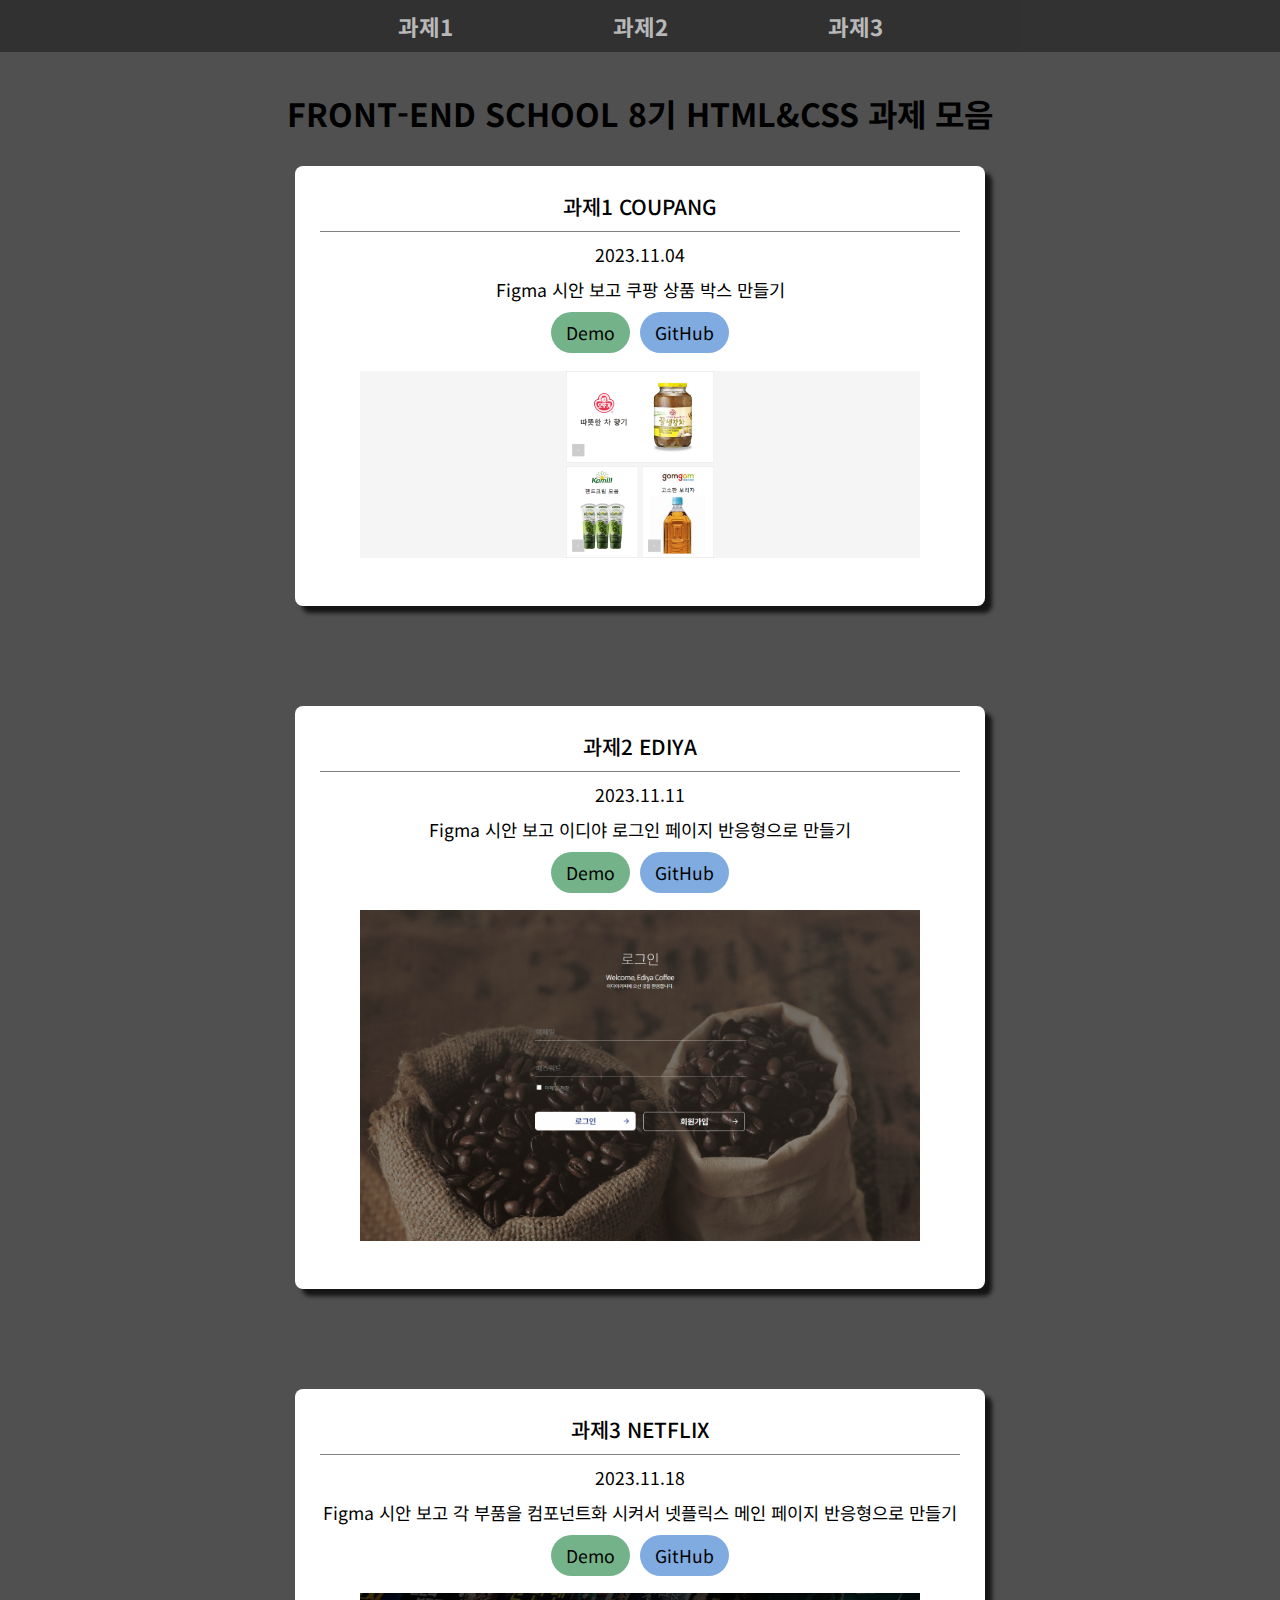
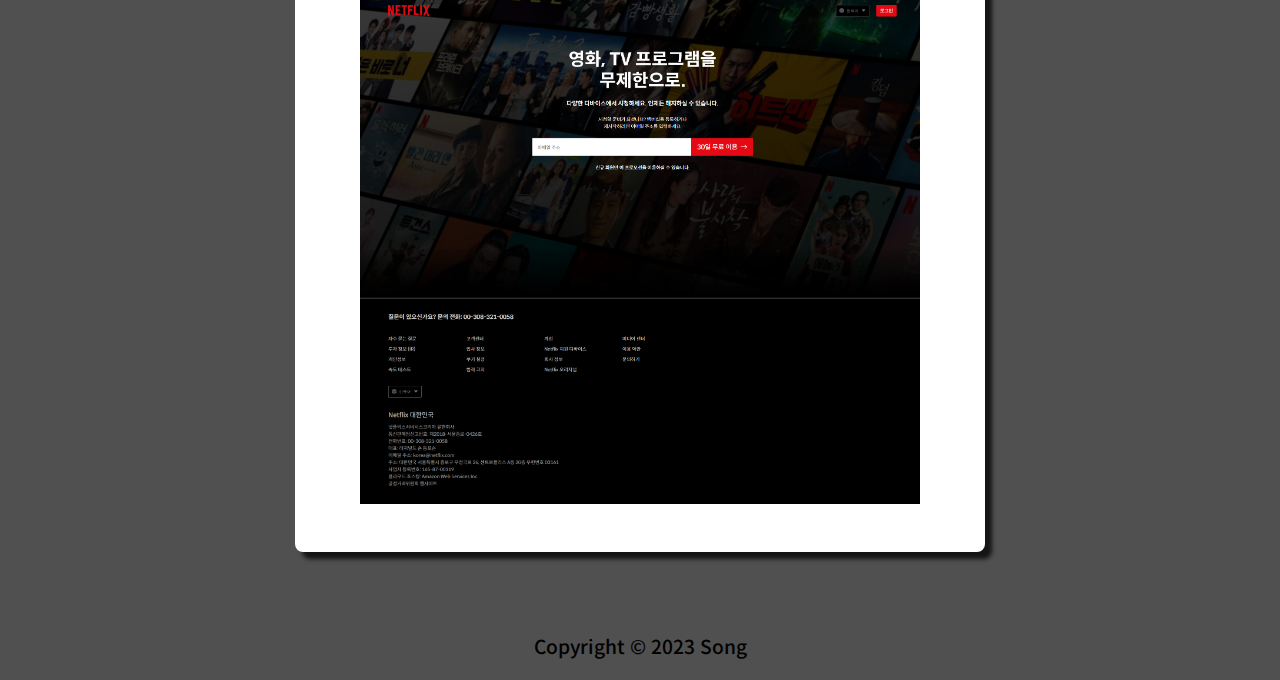
<file: index.html>
<!DOCTYPE html>
<html lang="ko-KR">

<head>
   <meta charset="UTF-8">
   <meta name="viewport" content="width=device-width, initial-scale=1.0">
   <title>FRONT-END SCHOOL 8기</title>
   <link rel="preconnect" href="https://fonts.googleapis.com">
   <link rel="preconnect" href="https://fonts.gstatic.com" crossorigin>
   <link
      href="https://fonts.googleapis.com/css2?family=Noto+Sans+KR:wght@100;200;300;400;500;600;700;800;900&display=swap"
      rel="stylesheet">
   <link rel="stylesheet" href="./style/main.css">
</head>

<body>
   <header class="header">
      <nav class="nav">
         <ul>
            <li class="nav_list">
               <a href="#content1" title="과제1 부분으로 이동">과제1</a>
            </li>
            <li class="nav_list">
               <a href="#content2" title="과제2 부분으로 이동">과제2</a>
            </li>
            <li class="nav_list">
               <a href="#content3" title="과제3 부분으로 이동">과제3</a>
            </li>
         </ul>
      </nav>
   </header>

   <main class="main">
      <div class="ment">
         <span>FRONT-END SCHOOL 8기</span> <span>HTML&CSS 과제 모음</span>
      </div>
      <section>
         <h2>과제 소개</h2>
         <div class="contents_container">
            <div class="content_item" id="content1">
               <p class="title">과제1 COUPANG</p>
               <div class="intro_wrapper">
                  <time datetime="2023-11-04">2023.11.04</time>
                  <p>Figma 시안 보고 쿠팡 상품 박스 만들기</p>
                  <div class="link_wrapper">
                     <a href="./mission1/mission-1.html" target="_blank" title="과제1 데모 페이지">Demo</a>
                     <a href="https://github.com/HyunKyu-Song/home-work/tree/main/mission-01" target="_blank"
                        title="과제1 깃허브 페이지">GitHub</a>
                  </div>
               </div>
               <figure>
                  <img src="./assets/images/mission_1.PNG" alt="과제1 결과물 사진">
                  <figcaption>과제1 결과물 사진</figcaption>
               </figure>
            </div>
            <div class="content_item" id="content2">
               <p class="title">과제2 EDIYA</p>
               <div class="intro_wrapper">
                  <time datetime="2023-11-11">2023.11.11</time>
                  <p>Figma 시안 보고 이디야 로그인 페이지 반응형으로 만들기</p>
                  <div class="link_wrapper">
                     <a href="./mission2/mission-02.html" target="_blank" title="과제2 데모 페이지">Demo</a>
                     <a href="https://github.com/HyunKyu-Song/home-work/tree/main/mission-02" target="_blank"
                        title="과제2 깃허브 페이지">GitHub</a>
                  </div>
               </div>
               <figure>
                  <img src="./assets/images/mission_2.PNG" alt="과제2 결과물 사진">
                  <figcaption>과제2 결과물 사진</figcaption>
               </figure>
            </div>
            <div class="content_item" id="content3">
               <p class="title">과제3 NETFLIX</p>
               <div class="intro_wrapper">
                  <time datetime="2023-11-18">2023.11.18</time>
                  <p>Figma 시안 보고 각 부품을 컴포넌트화 시켜서 넷플릭스 메인 페이지 반응형으로 만들기</p>
                  <div class="link_wrapper">
                     <a href="./mission3/mission-03.html" target="_blank" title="과제3 데모 페이지">Demo</a>
                     <a href="https://github.com/HyunKyu-Song/home-work/tree/main/mission-03" target="_blank"
                        title="과제3 깃허브 페이지">GitHub</a>
                  </div>
               </div>
               <figure>
                  <img src="./assets/images/mission_3.PNG" alt="과제3 결과물 사진">
                  <figcaption>과제3 결과물 사진</figcaption>
               </figure>
            </div>
         </div>
      </section>
   </main>

   <footer class="footer">
      <span>Copyright &copy; 2023 Song</span>
   </footer>
</body>

</html>
</file>
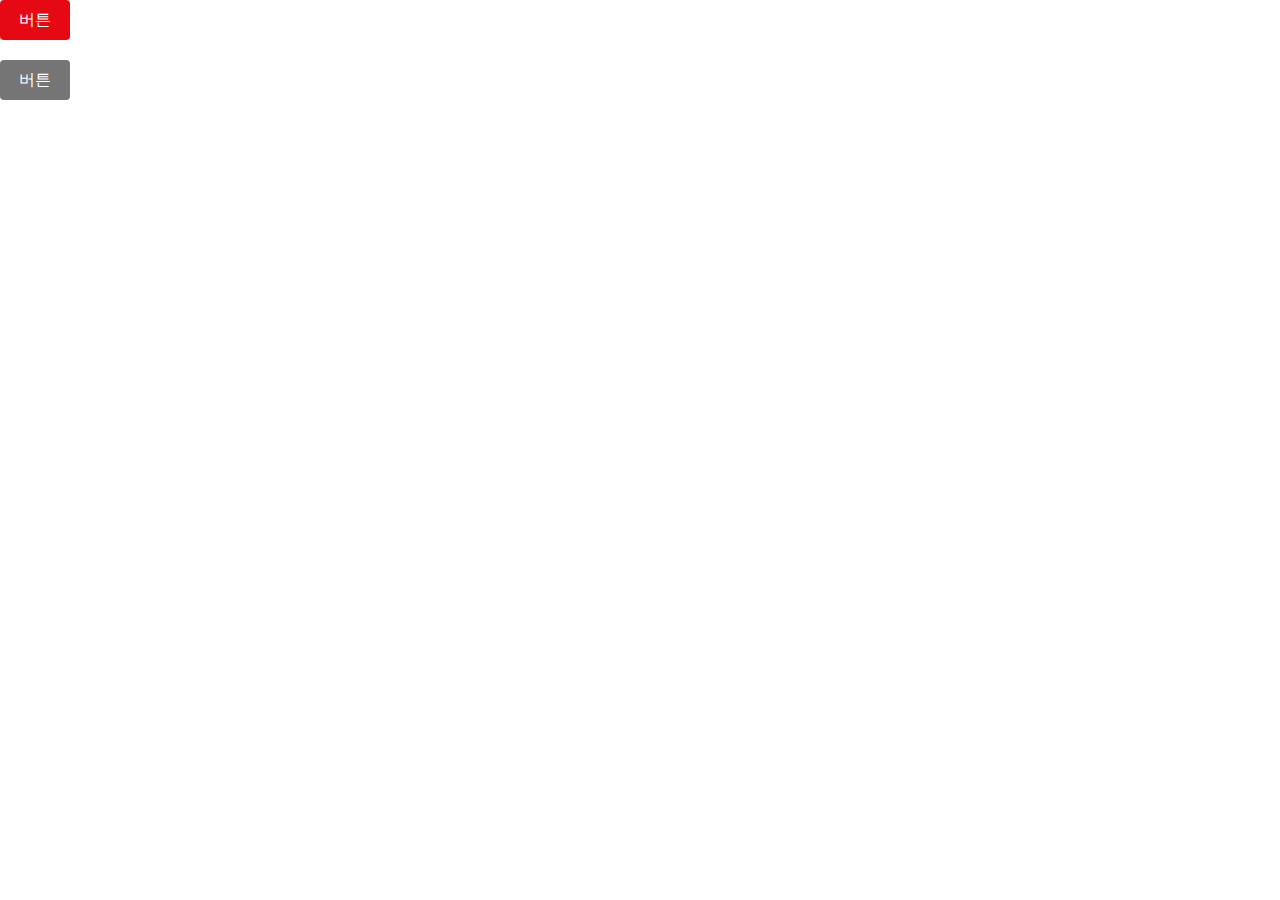
<file: mission3/components/button/index.html>
<!DOCTYPE html>
<html lang="ko-KR">

<head>
   <meta charset="UTF-8">
   <meta name="viewport" content="width=device-width, initial-scale=1.0">
   <title>버튼 컴포넌트</title>
   <link rel="stylesheet" href="./../../styles/components.css">
</head>

<body>
   <div class="btn_container">
      <!-- Normal -->
      <div>
         <button class="btn" type="button">버튼</button>
      </div>

      <!-- Disabled -->
      <div>
         <button class="btn btn_disabled" disabled type="button">버튼</button>
      </div>
   </div>

</body>

</html>
</file>
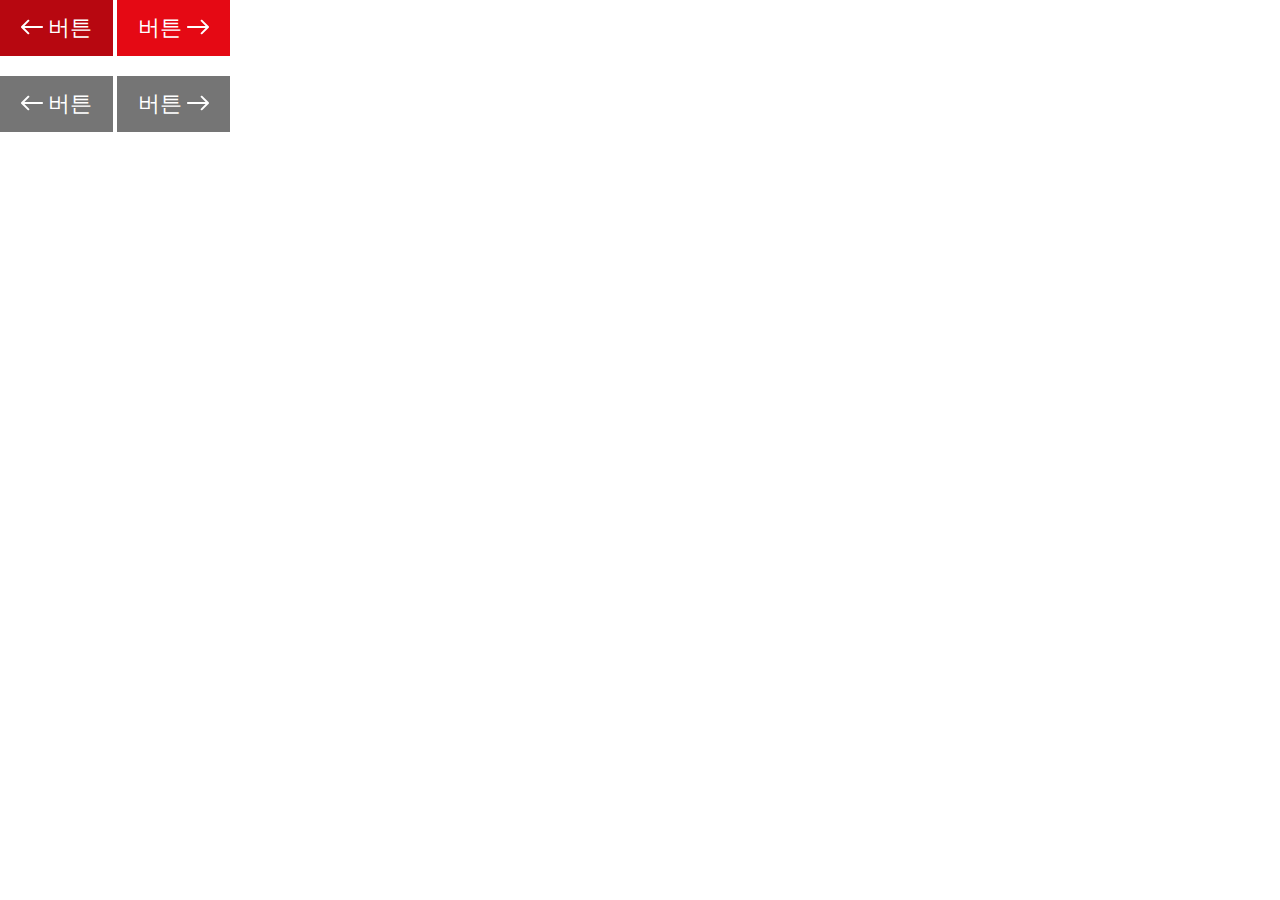
<file: mission3/components/button_arrow/index.html>
<!DOCTYPE html>
<html lang="ko-KR">

<head>
   <meta charset="UTF-8">
   <meta name="viewport" content="width=device-width, initial-scale=1.0">
   <title>버튼(방향) 컴포넌트</title>
   <!-- 상대경로로 components.css 연결 -->
   <link rel="stylesheet" href="./../../styles/components.css">
</head>

<body>
   <div class="btn_arrow_container">
      <!-- Normal -->
      <div>
         <button class="btn_arrow btn_arrow_normal_left" type="button">
            <svg width="22" height="16" viewBox="0 0 22 16" fill="none" xmlns="http://www.w3.org/2000/svg">
               <path id="Arrow (Stroke)" fill-rule="evenodd" clip-rule="evenodd"
                  d="M6.65685 0.928941L0.292892 7.2929C-0.0976315 7.68343 -0.0976315 8.31659 0.292892 8.70712L6.65685 15.0711C7.04738 15.4616 7.68054 15.4616 8.07107 15.0711C8.46159 14.6806 8.46159 14.0474 8.07107 13.6569L3.41421 9.00001H21C21.5523 9.00001 22 8.55229 22 8.00001C22 7.44772 21.5523 7.00001 21 7.00001H3.41421L8.07107 2.34315C8.46159 1.95263 8.46159 1.31947 8.07107 0.928941C7.68054 0.538416 7.04738 0.538416 6.65685 0.928941Z"
                  fill="white" />
            </svg>
            버튼</button>
         <button class="btn_arrow btn_arrow_normal_right" type="button">버튼
            <svg width="22" height="16" viewBox="0 0 22 16" fill="none" xmlns="http://www.w3.org/2000/svg">
               <path id="Arrow (Stroke)" fill-rule="evenodd" clip-rule="evenodd"
                  d="M15.3431 0.928941L21.7071 7.2929C22.0976 7.68343 22.0976 8.31659 21.7071 8.70712L15.3431 15.0711C14.9526 15.4616 14.3195 15.4616 13.9289 15.0711C13.5384 14.6806 13.5384 14.0474 13.9289 13.6569L18.5858 9.00001H1C0.447715 9.00001 0 8.55229 0 8.00001C0 7.44772 0.447715 7.00001 1 7.00001H18.5858L13.9289 2.34315C13.5384 1.95263 13.5384 1.31947 13.9289 0.928941C14.3195 0.538416 14.9526 0.538416 15.3431 0.928941Z"
                  fill="white" />
            </svg></button>
      </div>

      <!-- Disabled -->
      <div>
         <button class="btn_arrow btn_arrow_disabled_left" disabled type="button">
            <svg width="22" height="16" viewBox="0 0 22 16" fill="none" xmlns="http://www.w3.org/2000/svg">
               <path id="Arrow (Stroke)" fill-rule="evenodd" clip-rule="evenodd"
                  d="M6.65685 0.928941L0.292892 7.2929C-0.0976315 7.68343 -0.0976315 8.31659 0.292892 8.70712L6.65685 15.0711C7.04738 15.4616 7.68054 15.4616 8.07107 15.0711C8.46159 14.6806 8.46159 14.0474 8.07107 13.6569L3.41421 9.00001H21C21.5523 9.00001 22 8.55229 22 8.00001C22 7.44772 21.5523 7.00001 21 7.00001H3.41421L8.07107 2.34315C8.46159 1.95263 8.46159 1.31947 8.07107 0.928941C7.68054 0.538416 7.04738 0.538416 6.65685 0.928941Z"
                  fill="white" />
            </svg>
            버튼</button>
         <button class="btn_arrow btn_arrow_disabled_right" disabled type="button">버튼
            <svg width="22" height="16" viewBox="0 0 22 16" fill="none" xmlns="http://www.w3.org/2000/svg">
               <path id="Arrow (Stroke)" fill-rule="evenodd" clip-rule="evenodd"
                  d="M15.3431 0.928941L21.7071 7.2929C22.0976 7.68343 22.0976 8.31659 21.7071 8.70712L15.3431 15.0711C14.9526 15.4616 14.3195 15.4616 13.9289 15.0711C13.5384 14.6806 13.5384 14.0474 13.9289 13.6569L18.5858 9.00001H1C0.447715 9.00001 0 8.55229 0 8.00001C0 7.44772 0.447715 7.00001 1 7.00001H18.5858L13.9289 2.34315C13.5384 1.95263 13.5384 1.31947 13.9289 0.928941C14.3195 0.538416 14.9526 0.538416 15.3431 0.928941Z"
                  fill="white" />
            </svg></button>
      </div>
   </div>
</body>

</html>
</file>
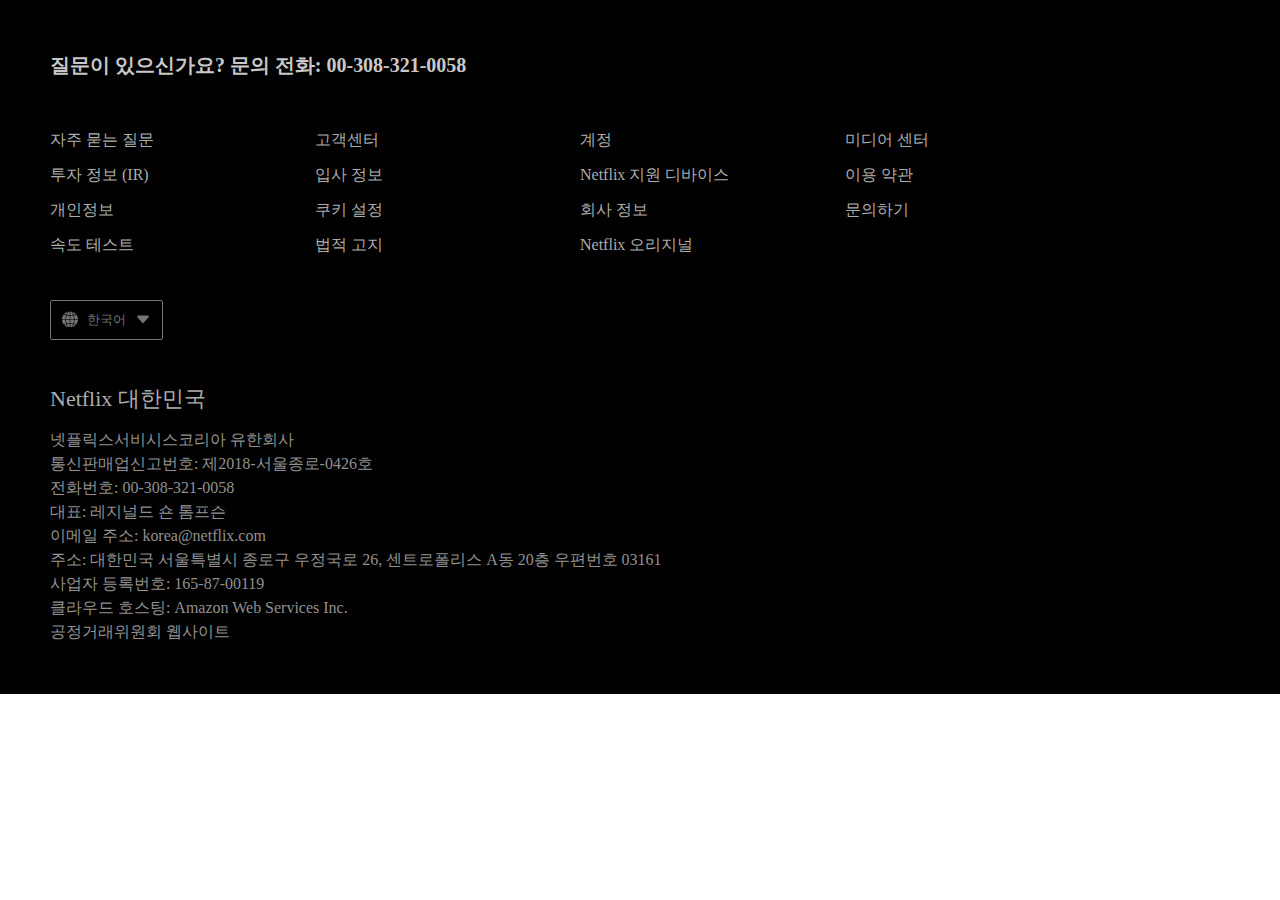
<file: mission3/components/footer/index.html>
<!DOCTYPE html>
<html lang="ko-KR">

<head>
   <meta charset="UTF-8">
   <meta name="viewport" content="width=device-width, initial-scale=1.0">
   <title>푸터 컴포넌트</title>
   <!-- 상대경로로 components.css 연결 -->
   <link rel="stylesheet" href="./../../styles/components.css">
</head>

<body>
   <div style="background-color: #000; padding: 50px;">
      <footer class="footer">

         <div role="none" class="footer_ask_wrapper">
            <!-- div가 아닌 다른 태그가 있을까? -->
            <div class="footer_ask">질문이 있으신가요&#63;</div>
            <div class="footer_ask">문의 전화&#58; <a href="tel: +82-0-308-321-0058">00-308-321-0058</a></div>
         </div>

         <div role="link" class="footer_nav">
            <a href="/">자주 묻는 질문</a>
            <a href="/">고객센터</a>
            <a href="/">계정</a>
            <a href="/">미디어 센터</a>
            <a href="/">투자 정보 &#40;<span lang="en-US">IR</span>&#41;</a>
            <a href="/">입사 정보</a>
            <a href="/"><span lang="en-US">Netflix</span> 지원 디바이스</a>
            <a href="/">이용 약관</a>
            <a href="/">개인정보</a>
            <a href="/">쿠키 설정</a>
            <a href="/">회사 정보</a>
            <a href="/">문의하기</a>
            <a href="/">속도 테스트</a>
            <a href="/">법적 고지</a>
            <a href="/"><span lang="en-US">Netflix</span> 오리지널</a>
         </div>

         <button class="select_btn" data-val="onOff">

            <ul>
               <li aria-hidden class="global_icon" data-val="onOff"></li>
               <li class="state_lang" data-val="onOff">한국어</li>
               <li aria-hidden class="select_down_icon" data-val="onOff"></li>
            </ul>

            <div class="select_lang hide_none">
               <div class="check_icon_wrapper">
                  <!-- span태그로 충분한가? -->
                  <span class="check_icon ko"></span>
                  <span class="check_icon en hide_hidden"></span>
               </div>

               <div role="list" class="lang">
                  <span role="listitem" class="lang_ko">한국어</span>
                  <span role="listitem" class="lang_en" lang="en-US">English</span>
               </div>
            </div>

         </button>

         <address class="footer_address">
            <!-- address 안에 태그들을 div로 작성해도 되는가? -->
            <div>Netflix 대한민국</div>
            <div>넷플릭스서비시스코리아 유한회사</div>
            <div>통신판매업신고번호: 제2018-서울종로-0426호</div>
            <div>전화번호: <a href="tel: +82-0-308-321-0058">00-308-321-0058</a></div>
            <div>대표: 레지널드 숀 톰프슨</div>
            <div>이메일 주소: <a href="mailto:korea@netflix.com">korea@netflix.com</a></div>
            <div>주소: 대한민국 서울특별시 종로구 우정국로 26, 센트로폴리스 A동 20층 우편번호 03161</div>
            <div>사업자 등록번호: 165-87-00119</div>
            <div>클라우드 호스팅: Amazon Web Services Inc.</div>
            <div>공정거래위원회 웹사이트</div>
         </address>

      </footer>
   </div>

   <script src="./../select/index.js"></script>
</body>

</html>
</file>
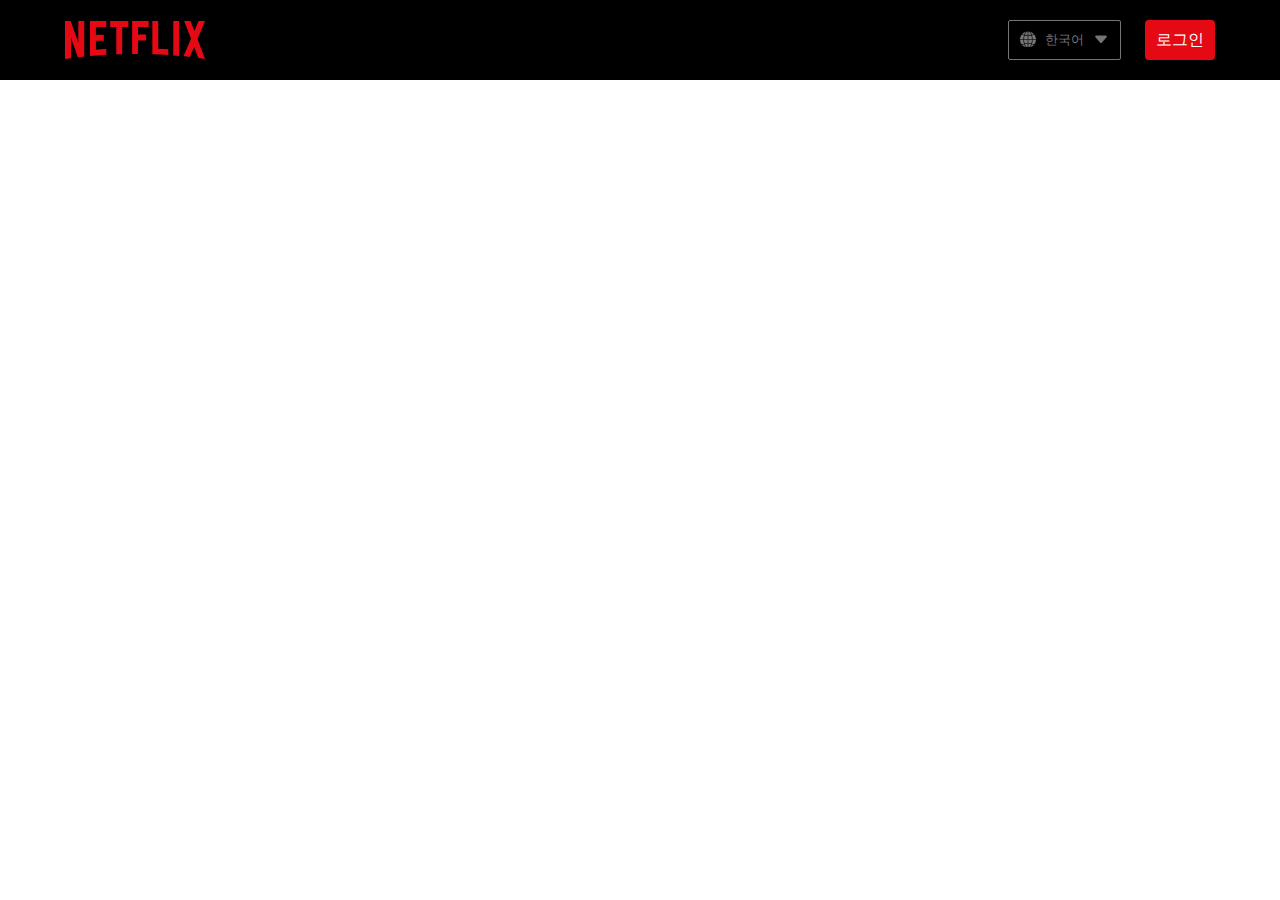
<file: mission3/components/header/index.html>
<!DOCTYPE html>
<html lang="ko-KR">

<head>
   <meta charset="UTF-8">
   <meta name="viewport" content="width=device-width, initial-scale=1.0">
   <title>헤더 컴포넌트</title>
   <!-- 상대경로로 components.css 연결 -->
   <link rel="stylesheet" href="./../../styles/components.css">
</head>

<body>
   <header class="header">
      <div role="none" class="header_inner">
         <a href="/" class="logo"></a>
         <div role="none" class="header_button_wrapper">
            <button class="select_btn" data-val="onOff">

               <ul>
                  <li aria-hidden class="global_icon" data-val="onOff"></li>
                  <li class="state_lang" data-val="onOff">한국어</li>
                  <li aria-hidden class="select_down_icon" data-val="onOff"></li>
               </ul>

               <div class="select_lang hide_none">
                  <div class="check_icon_wrapper">
                     <!-- span태그로 충분한가? -->
                     <span class="check_icon ko"></span>
                     <span class="check_icon en hide_hidden"></span>
                  </div>

                  <div role="list" class="lang">
                     <span role="listitem" class="lang_ko">한국어</span>
                     <span role="listitem" class="lang_en" lang="en-US">English</span>
                  </div>
               </div>

            </button>
            <button class="btn" type="button">로그인</button>
         </div>
      </div>
   </header>

   <script src="./../select/index.js"></script>
</body>

</html>
</file>
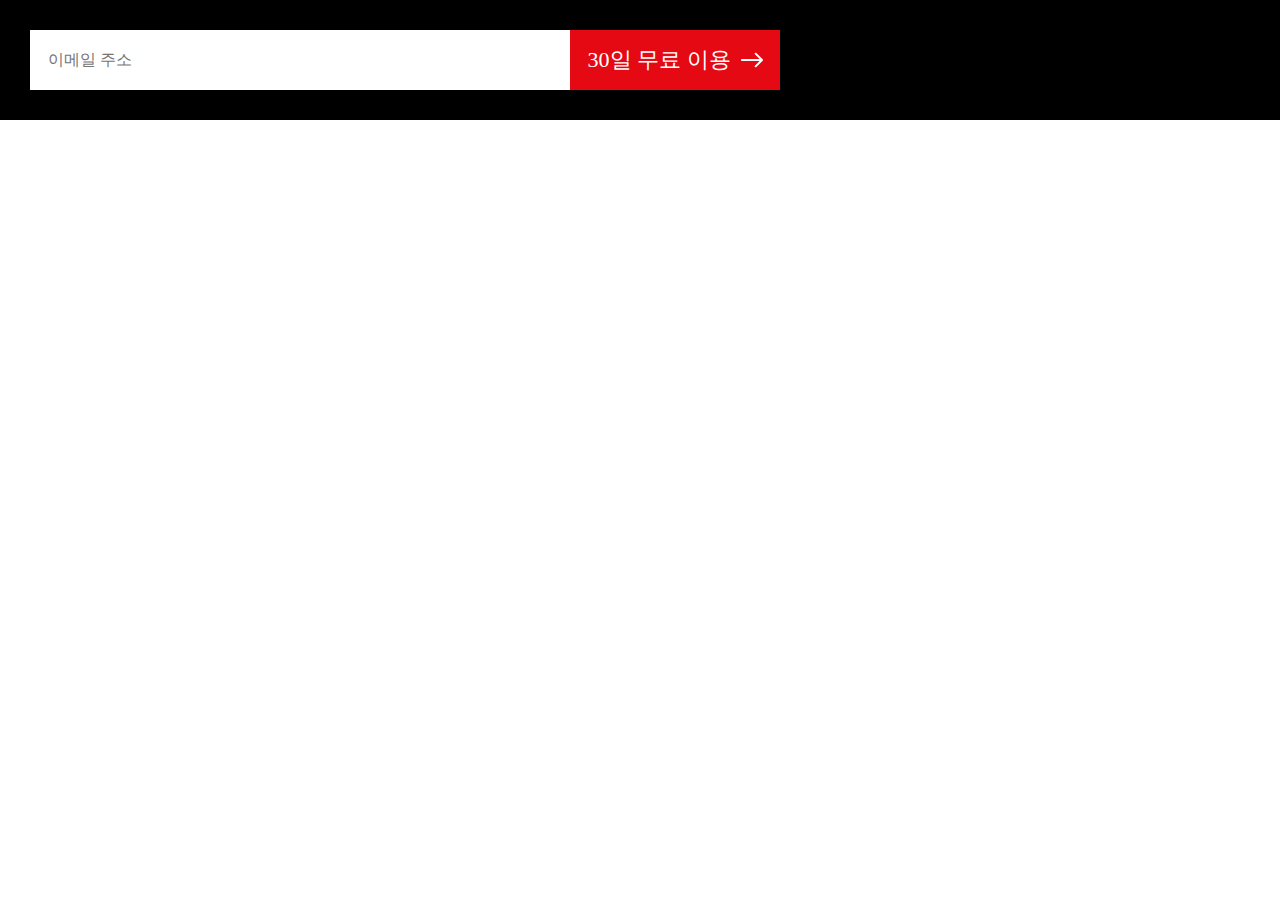
<file: mission3/components/input_email/index.html>
<!DOCTYPE html>
<html lang="ko-KR">

<head>
   <meta charset="UTF-8">
   <meta name="viewport" content="width=device-width, initial-scale=1.0">
   <title>이메일 컴포넌트</title>
   <!-- 상대경로로 components.css 연결 -->
   <link rel="stylesheet" href="./../../styles/components.css">
</head>

<body>
   <div style="background-color: #000; padding: 30px;">
      <div role="none" class="input_email_container">
         <label for="user_email" class="user_email_label">이메일 주소</label>
         <span role="alert" class="user_email_invalid">정확한 이메일 주소를 입력하세요.</span>
         <div role="none" class="input_email_wrapper">
            <input type="email" class="user_email" id="user_email" data-val="focus">
            <button class="btn_arrow btn_arrow_normal_right" type="button">30일 무료 이용
               <svg width="22" height="16" viewBox="0 0 22 16" fill="none" xmlns="http://www.w3.org/2000/svg">
                  <path id="Arrow (Stroke)" fill-rule="evenodd" clip-rule="evenodd"
                     d="M15.3431 0.928941L21.7071 7.2929C22.0976 7.68343 22.0976 8.31659 21.7071 8.70712L15.3431 15.0711C14.9526 15.4616 14.3195 15.4616 13.9289 15.0711C13.5384 14.6806 13.5384 14.0474 13.9289 13.6569L18.5858 9.00001H1C0.447715 9.00001 0 8.55229 0 8.00001C0 7.44772 0.447715 7.00001 1 7.00001H18.5858L13.9289 2.34315C13.5384 1.95263 13.5384 1.31947 13.9289 0.928941C14.3195 0.538416 14.9526 0.538416 15.3431 0.928941Z"
                     fill="white" />
               </svg>
            </button>
         </div>
      </div>
   </div>


   <script src="./index.js"></script>
</body>

</html>
</file>
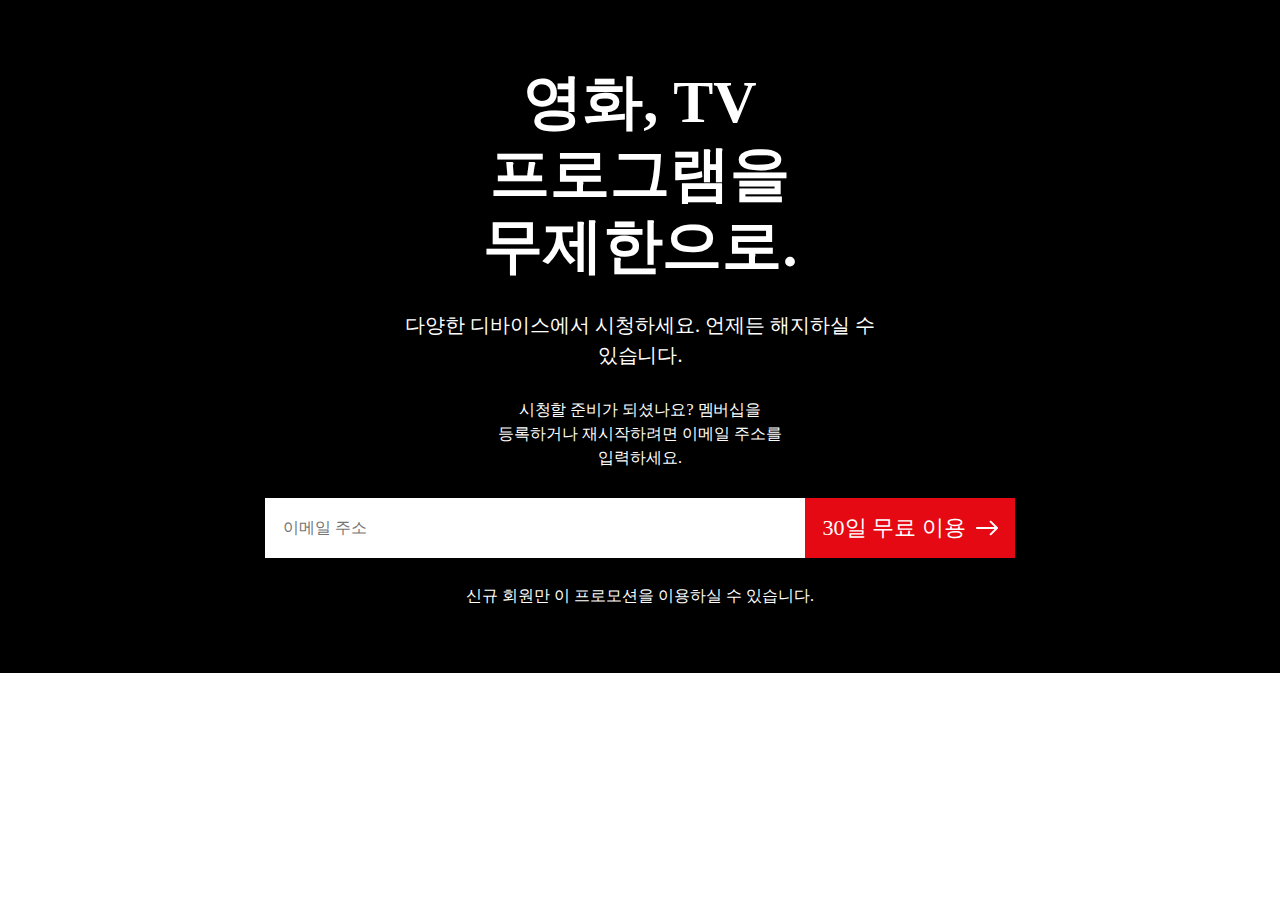
<file: mission3/components/promotion/index.html>
<!DOCTYPE html>
<html lang="ko-KR">

<head>
   <meta charset="UTF-8">
   <meta name="viewport" content="width=device-width, initial-scale=1.0">
   <title>홍보 컴포넌트</title>
   <!-- 상대경로로 components.css 연결 -->
   <link rel="stylesheet" href="./../../styles/components.css">
</head>

<body>
   <div style="background-color: #000; padding: 50px;">
      <ul class="promotion_container">
         <li>영화, TV 프로그램을 무제한으로.</li>
         <li>다양한 디바이스에서 시청하세요. 언제든 해지하실 수 있습니다.</li>
         <li>시청할 준비가 되셨나요? 멤버십을 등록하거나 재시작하려면 이메일 주소를 입력하세요.</li>
         <div role="none" class="input_email_container">
            <label for="user_email" class="user_email_label">이메일 주소</label>
            <span role="alert" class="user_email_invalid">정확한 이메일 주소를 입력하세요.</span>
            <div role="none" class="input_email_wrapper">
               <input type="email" class="user_email" id="user_email" data-val="focus">
               <button class="btn_arrow btn_arrow_normal_right" type="button">30일 무료 이용
                  <svg width="22" height="16" viewBox="0 0 22 16" fill="none" xmlns="http://www.w3.org/2000/svg">
                     <path id="Arrow (Stroke)" fill-rule="evenodd" clip-rule="evenodd"
                        d="M15.3431 0.928941L21.7071 7.2929C22.0976 7.68343 22.0976 8.31659 21.7071 8.70712L15.3431 15.0711C14.9526 15.4616 14.3195 15.4616 13.9289 15.0711C13.5384 14.6806 13.5384 14.0474 13.9289 13.6569L18.5858 9.00001H1C0.447715 9.00001 0 8.55229 0 8.00001C0 7.44772 0.447715 7.00001 1 7.00001H18.5858L13.9289 2.34315C13.5384 1.95263 13.5384 1.31947 13.9289 0.928941C14.3195 0.538416 14.9526 0.538416 15.3431 0.928941Z"
                        fill="white" />
                  </svg>
               </button>
            </div>
         </div>
         <li>신규 회원만 이 프로모션을 이용하실 수 있습니다.</li>
      </ul>
   </div>

   <script src="./../input_email/index.js"></script>
</body>

</html>
</file>
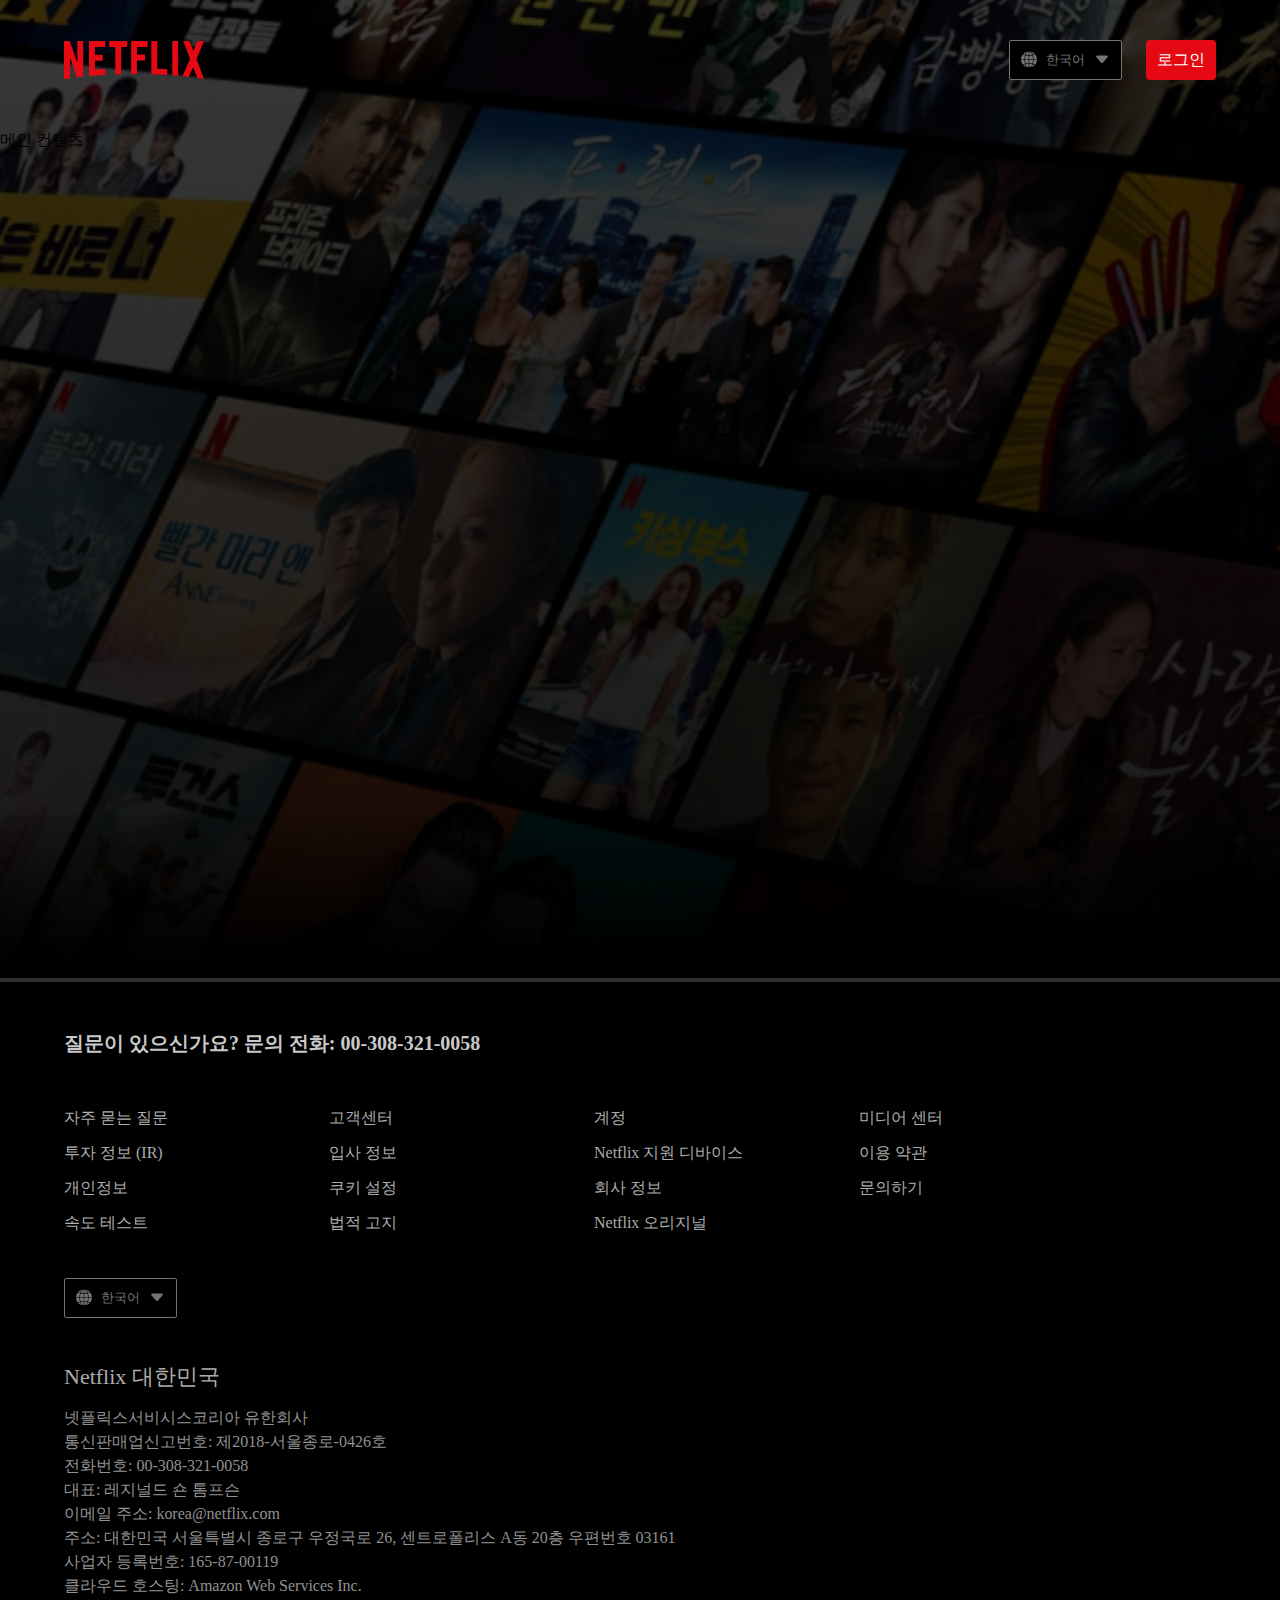
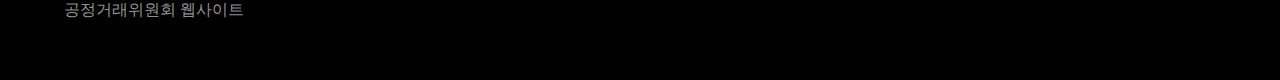
<file: mission3/components/template/index.html>
<!DOCTYPE html>
<html lang="ko-KR">

<head>
   <meta charset="UTF-8">
   <meta name="viewport" content="width=device-width, initial-scale=1.0">
   <title>템플릿 컴포넌트</title>
   <!-- 상대경로로 components.css 연결 -->
   <link rel="stylesheet" href="./../../styles/components.css">
</head>

<body>
   <div class="template_container">
      <header class="header">
         <div role="none" class="header_inner">
            <a href="/" class="logo"></a>
            <div role="none" class="header_button_wrapper">
               <button class="select_btn" data-val="onOff">

                  <ul>
                     <li aria-hidden class="global_icon" data-val="onOff"></li>
                     <li class="state_lang" data-val="onOff">한국어</li>
                     <li aria-hidden class="select_down_icon" data-val="onOff"></li>
                  </ul>

                  <div class="select_lang hide_none">
                     <div class="check_icon_wrapper">
                        <!-- span태그로 충분한가? -->
                        <span class="check_icon ko"></span>
                        <span class="check_icon en hide_hidden"></span>
                     </div>

                     <div role="list" class="lang">
                        <span role="listitem" class="lang_ko">한국어</span>
                        <span role="listitem" class="lang_en" lang="en-US">English</span>
                     </div>
                  </div>

               </button>
               <button class="btn" type="button">로그인</button>
            </div>
         </div>
      </header>
      <main class="main">메인 컨텐츠</main>
      <div role="none" class="divider"></div>
      <footer class="footer">

         <div role="none" class="footer_ask_wrapper">
            <!-- div가 아닌 다른 태그가 있을까? -->
            <div class="footer_ask">질문이 있으신가요&#63;</div>
            <div class="footer_ask">문의 전화&#58; <a href="tel: +82-0-308-321-0058">00-308-321-0058</a></div>
         </div>

         <div role="link" class="footer_nav">
            <a href="/">자주 묻는 질문</a>
            <a href="/">고객센터</a>
            <a href="/">계정</a>
            <a href="/">미디어 센터</a>
            <a href="/">투자 정보 &#40;<span lang="en-US">IR</span>&#41;</a>
            <a href="/">입사 정보</a>
            <a href="/"><span lang="en-US">Netflix</span> 지원 디바이스</a>
            <a href="/">이용 약관</a>
            <a href="/">개인정보</a>
            <a href="/">쿠키 설정</a>
            <a href="/">회사 정보</a>
            <a href="/">문의하기</a>
            <a href="/">속도 테스트</a>
            <a href="/">법적 고지</a>
            <a href="/"><span lang="en-US">Netflix</span> 오리지널</a>
         </div>

         <button class="select_btn" data-val="onOff">

            <ul>
               <li aria-hidden class="global_icon" data-val="onOff"></li>
               <li class="state_lang" data-val="onOff">한국어</li>
               <li aria-hidden class="select_down_icon" data-val="onOff"></li>
            </ul>

            <div class="select_lang hide_none">
               <div class="check_icon_wrapper">
                  <!-- span태그로 충분한가? -->
                  <span class="check_icon ko"></span>
                  <span class="check_icon en hide_hidden"></span>
               </div>

               <div role="list" class="lang">
                  <span role="listitem" class="lang_ko">한국어</span>
                  <span role="listitem" class="lang_en" lang="en-US">English</span>
               </div>
            </div>

         </button>

         <address class="footer_address">
            <!-- address 안에 태그들을 div로 작성해도 되는가? -->
            <div>Netflix 대한민국</div>
            <div>넷플릭스서비시스코리아 유한회사</div>
            <div>통신판매업신고번호: 제2018-서울종로-0426호</div>
            <div>전화번호: <a href="tel: +82-0-308-321-0058">00-308-321-0058</a></div>
            <div>대표: 레지널드 숀 톰프슨</div>
            <div>이메일 주소: <a href="mailto:korea@netflix.com">korea@netflix.com</a></div>
            <div>주소: 대한민국 서울특별시 종로구 우정국로 26, 센트로폴리스 A동 20층 우편번호 03161</div>
            <div>사업자 등록번호: 165-87-00119</div>
            <div>클라우드 호스팅: Amazon Web Services Inc.</div>
            <div>공정거래위원회 웹사이트</div>
         </address>

      </footer>
   </div>

   <script src="./../select/index.js"></script>
</body>

</html>
</file>
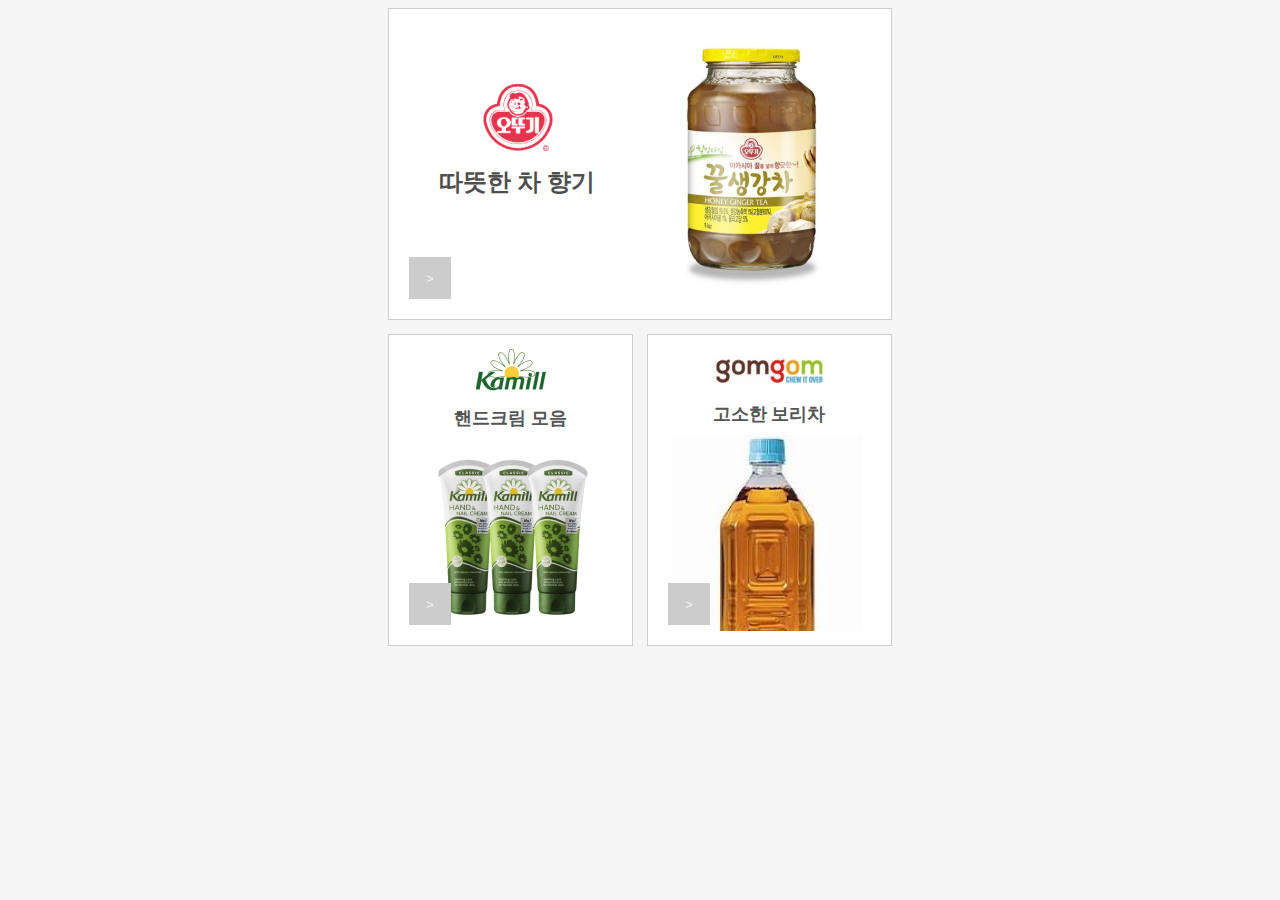
<file: mission1/mission-1.html>
<!DOCTYPE html>
<html lang="ko">

<head>
   <meta charset="UTF-8">
   <meta name="viewport" content="width=device-width, initial-scale=1.0">
   <link rel="stylesheet" href="./mission-1.css">
   <title>mission-1</title>
</head>

<body>
   <main>
      <div class="ui_1">
         <div class="wrapper">
            <img src="./images/honeytea_logo.png" alt="오뚜기" class="honeyTea_logo">
            <p class="descrpition_honeyTea">따뜻한 차 향기</p>
         </div>
         <img src="./images/honeytea.png" alt="꿀생강차" class="honeyTea_img">
         <button class="btn" type="button"><span class="btn_icon">></span></button>
         <button class="btn_buy" type="button">
            <span class="descrpition_buy">구매하기</span>
            <span class="btn_icon">></span>
         </button>
      </div>


      <div class="ui_wrapper">
         <div class="ui_2">
            <div>
               <img src="./images/handcream_logo.png" alt="Kamill" class="handcream_logo">
            </div>
            <p class="descrpition_handcream">핸드크림 모음</p>
            <div>
               <img src="./images/handcream.png" alt="핸드크림" class="handcream_img">
            </div>
            <button class="btn" type="button"><span class="btn_icon">></span></button>
            <button class="btn_buy" type="button">
               <span class="descrpition_buy">구매하기</span>
               <span class="btn_icon">></span>
            </button>
         </div>

         <div class="ui_3">
            <img src="./images/tea_logo.png" alt="gomgom" class="tea_logo">
            <p class="descrpition_tea">고소한 보리차</p>
            <img src="./images/tea.png" alt="보리차" class="tea_img">
            <button class="btn" type="button"><span class="btn_icon">></span></button>
            <button class="btn_buy" type="button">
               <span class="descrpition_buy">구매하기</span>
               <span class="btn_icon">></span>
            </button>
         </div>
      </div>

   </main>
</body>

</html>
</file>
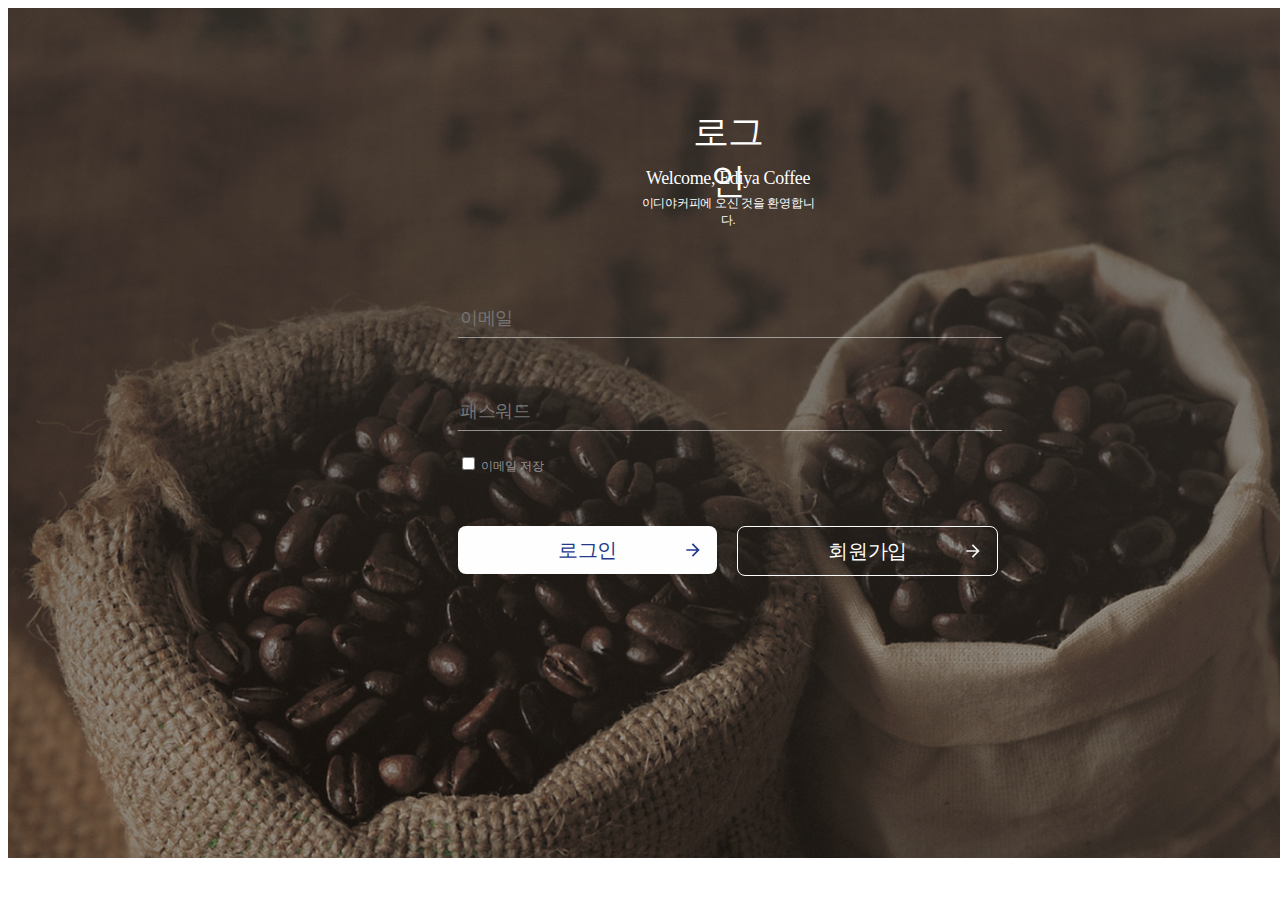
<file: mission2/mission-02.html>
<!DOCTYPE html>
<html lang="ko-KR">

<head>
   <meta charset="UTF-8">
   <meta name="viewport" content="width=device-width, initial-scale=1.0">
   <title>mission-02</title>
   <link href='//spoqa.github.io/spoqa-han-sans/css/SpoqaHanSansNeo.css' rel='stylesheet' type='text/css'>
   <link rel="stylesheet" href="./mission-02.css">
</head>

<body>
   <section class="signIn_container">
      <h2 class="signIn_title">로그인</h2>
      <p class="sub_ment_en" lang="en">welcome, ediya coffee</p>
      <p class="sub_ment_ko">이디야커피에 오신 것을 환영합니다.</p>
      <form action="/" method="post">
         <fieldset>
            <legend>로그인</legend>

            <div class="input_container">

               <div class="user_email">
                  <label for="user_email" class="user_email_label"></label>
                  <input type="email" id="user_email" placeholder="이메일" required>
                  <p class="email_invalid_ment">이메일 입력 방법이 잘못되었습니다. (예: user@domain.com)</p>
                  <svg class="email_valid" aria-label="이메일 입력 성공" xmlns="http://www.w3.org/2000/svg" width="16"
                     height="16" viewBox="0 0 16 16" fill="none">
                     <g clip-path="url(#clip0_6334_2974)">
                        <path
                           d="M7.99998 1.33334C4.31998 1.33334 1.33331 4.32001 1.33331 8.00001C1.33331 11.68 4.31998 14.6667 7.99998 14.6667C11.68 14.6667 14.6666 11.68 14.6666 8.00001C14.6666 4.32001 11.68 1.33334 7.99998 1.33334ZM6.66665 11.3333L3.33331 8.00001L4.27331 7.06001L6.66665 9.44668L11.7266 4.38668L12.6666 5.33334L6.66665 11.3333Z"
                           fill="#FEFEFE" />
                     </g>
                     <defs>
                        <clipPath id="clip0_6334_2974">
                           <rect width="16" height="16" fill="white" />
                        </clipPath>
                     </defs>
                  </svg>
                  <svg class="email_invalid" aria-label="잘못된 이메일 입력 방법을 사용" xmlns="http://www.w3.org/2000/svg"
                     width="16" height="16" viewBox="0 0 16 16" fill="none">
                     <g clip-path="url(#clip0_6341_2993)">
                        <path
                           d="M0.444458 14.2222H15.5556L8.00001 1.33334L0.444458 14.2222ZM8.44446 12H7.55557V11.1111H8.44446V12ZM8.44446 9.77779H7.55557V6.66668H8.44446V9.77779Z"
                           fill="#FEFEFE" />
                     </g>
                     <defs>
                        <clipPath id="clip0_6341_2993">
                           <rect width="16" height="16" fill="white" />
                        </clipPath>
                     </defs>
                  </svg>
               </div>

               <div class="user_pw">
                  <label for="user_pw" class="user_email_pw"></label>
                  <input type="password" id="user_pw" placeholder="패스워드" required>
                  <p class="pw_invalid_ment">패스워드는 숫자, 영어 조합 6자 이상 입력해야 합니다.</p>
                  <svg class="pw_valid" aria-label="패스워드 입력 성공" xmlns="http://www.w3.org/2000/svg" width="16"
                     height="16" viewBox="0 0 16 16" fill="none">
                     <g clip-path="url(#clip0_6334_2974)">
                        <path
                           d="M7.99998 1.33334C4.31998 1.33334 1.33331 4.32001 1.33331 8.00001C1.33331 11.68 4.31998 14.6667 7.99998 14.6667C11.68 14.6667 14.6666 11.68 14.6666 8.00001C14.6666 4.32001 11.68 1.33334 7.99998 1.33334ZM6.66665 11.3333L3.33331 8.00001L4.27331 7.06001L6.66665 9.44668L11.7266 4.38668L12.6666 5.33334L6.66665 11.3333Z"
                           fill="#FEFEFE" />
                     </g>
                     <defs>
                        <clipPath id="clip0_6334_2974">
                           <rect width="16" height="16" fill="white" />
                        </clipPath>
                     </defs>
                  </svg>
                  <svg class="pw_invalid" aria-label="잘못된 패스워드 입력 방법을 사용" xmlns="http://www.w3.org/2000/svg" width="16"
                     height="16" viewBox="0 0 16 16" fill="none">
                     <g clip-path="url(#clip0_6341_2993)">
                        <path
                           d="M0.444458 14.2222H15.5556L8.00001 1.33334L0.444458 14.2222ZM8.44446 12H7.55557V11.1111H8.44446V12ZM8.44446 9.77779H7.55557V6.66668H8.44446V9.77779Z"
                           fill="#FEFEFE" />
                     </g>
                     <defs>
                        <clipPath id="clip0_6341_2993">
                           <rect width="16" height="16" fill="white" />
                        </clipPath>
                     </defs>
                  </svg>
                  <button class="pw_hidden" type="button">
                     <svg aria-label="입력한 패스워드 못 알아보게 표시" xmlns="http://www.w3.org/2000/svg" width="16" height="16"
                        viewBox="0 0 16 16" fill="none">
                        <g clip-path="url(#clip0_6334_2968)">
                           <path
                              d="M8.00002 3C4.66669 3 1.82002 5.07333 0.666687 8C1.82002 10.9267 4.66669 13 8.00002 13C11.3334 13 14.18 10.9267 15.3334 8C14.18 5.07333 11.3334 3 8.00002 3ZM8.00002 11.3333C6.16002 11.3333 4.66669 9.84 4.66669 8C4.66669 6.16 6.16002 4.66667 8.00002 4.66667C9.84002 4.66667 11.3334 6.16 11.3334 8C11.3334 9.84 9.84002 11.3333 8.00002 11.3333ZM8.00002 6C6.89335 6 6.00002 6.89333 6.00002 8C6.00002 9.10667 6.89335 10 8.00002 10C9.10669 10 10 9.10667 10 8C10 6.89333 9.10669 6 8.00002 6Z"
                              fill="#FEFEFE" />
                        </g>
                        <defs>
                           <clipPath id="clip0_6334_2968">
                              <rect width="16" height="16" fill="white" />
                           </clipPath>
                        </defs>
                     </svg>
                  </button>
                  <button class="pw_visible" type="button">
                     <svg aria-label="입력한 패스워드 알아볼 수 있게 표시" xmlns="http://www.w3.org/2000/svg" width="16" height="16"
                        viewBox="0 0 16 16" fill="none">
                        <g clip-path="url(#clip0_6345_3000)">
                           <path
                              d="M8.00002 4.66667C9.84002 4.66667 11.3334 6.16 11.3334 8C11.3334 8.43 11.2467 8.84 11.0967 9.21667L13.0467 11.1667C14.0534 10.3267 14.8467 9.24 15.3367 8C14.18 5.07333 11.3367 3 8.00002 3C7.06669 3 6.17335 3.16667 5.34335 3.46667L6.78335 4.90333C7.16002 4.75667 7.57002 4.66667 8.00002 4.66667V4.66667ZM1.33335 2.85L2.85335 4.37L3.15669 4.67333C2.05669 5.53333 1.18669 6.67667 0.666687 8C1.82002 10.9267 4.66669 13 8.00002 13C9.03335 13 10.02 12.8 10.9234 12.4367L11.2067 12.72L13.15 14.6667L14 13.82L2.18335 2L1.33335 2.85ZM5.02002 6.53333L6.05002 7.56333C6.02002 7.70667 6.00002 7.85 6.00002 8C6.00002 9.10333 6.89669 10 8.00002 10C8.15002 10 8.29335 9.98 8.43335 9.95L9.46335 10.98C9.02002 11.2 8.52669 11.3333 8.00002 11.3333C6.16002 11.3333 4.66669 9.84 4.66669 8C4.66669 7.47333 4.80002 6.98 5.02002 6.53333ZM7.89002 6.01L9.99002 8.11L10 8C10 6.89667 9.10335 6 8.00002 6L7.89002 6.01Z"
                              fill="#FEFEFE" />
                        </g>
                        <defs>
                           <clipPath id="clip0_6345_3000">
                              <rect width="16" height="16" fill="white" />
                           </clipPath>
                        </defs>
                     </svg>
                  </button>
               </div>

               <div class="email_save">
                  <input type="checkbox" id="check">
                  <label for="check">이메일 저장</label>
               </div>

            </div>

            <div class="btn_container">
               <button class="signIn_btn" type="submit">로그인
                  <svg width="20" height="20" viewBox="0 0 20 20" fill="none" xmlns="http://www.w3.org/2000/svg">
                     <g id="&#236;&#149;&#132;&#236;&#157;&#180;&#236;&#189;&#152; / &#237;&#153;&#148;&#236;&#130;&#180;&#237;&#145;&#156;"
                        clip-path="url(#clip0_6314_3605)">
                        <path id="Vector"
                           d="M10 3.33331L8.82223 4.51109L13.4778 9.16665H3.33334V10.8333H13.4778L8.82223 15.4889L10 16.6666L16.6667 9.99998L10 3.33331Z"
                           fill="#24388D" />
                     </g>
                     <defs>
                        <clipPath id="clip0_6314_3605">
                           <rect width="20" height="20" fill="white" />
                        </clipPath>
                     </defs>
                  </svg>
               </button>
               <div role="link" class="signUp_btn">
                  <a href="/">회원가입
                     <svg width="20" height="20" viewBox="0 0 20 20" fill="none" xmlns="http://www.w3.org/2000/svg">
                        <g id="&#236;&#149;&#132;&#236;&#157;&#180;&#236;&#189;&#152; / &#237;&#153;&#148;&#236;&#130;&#180;&#237;&#145;&#156;"
                           clip-path="url(#clip0_6314_3536)">
                           <path id="Vector"
                              d="M9.99998 3.33331L8.8222 4.51109L13.4778 9.16665H3.33331V10.8333H13.4778L8.8222 15.4889L9.99998 16.6666L16.6666 9.99998L9.99998 3.33331Z"
                              fill="#F5F5F5" />
                        </g>
                        <defs>
                           <clipPath id="clip0_6314_3536">
                              <rect width="20" height="20" fill="white" />
                           </clipPath>
                        </defs>
                     </svg>
                  </a>
               </div>
            </div>

         </fieldset>
      </form>
   </section>

   <script>
      let user_email = document.querySelector('#user_email');
      let email_invalid_ment = document.querySelector('.email_invalid_ment');
      let email_valid = document.querySelector('.email_valid');
      let email_invalid = document.querySelector('.email_invalid');

      let user_pw = document.querySelector('#user_pw');
      let pw_invalid_ment = document.querySelector('.pw_invalid_ment');
      let pw_valid = document.querySelector('.pw_valid');
      let pw_invalid = document.querySelector('.pw_invalid');
      let pw_visible = document.querySelector('.pw_visible');
      let pw_hidden = document.querySelector('.pw_hidden');

      let check = document.querySelector('#check');



      // 이메일 관련
      user_email.addEventListener('focus', () => {
         user_email.placeholder = `yamoo9@euid.com`;
         user_pw.placeholder = '패스워드';
      })

      user_email.addEventListener('keyup', function (e) {
         const regexr = /^[0-9a-zA-Z]([-_\.]?[0-9a-zA-Z])*@[0-9a-zA-Z]([-_\.]?[0-9a-zA-Z])*\.[a-zA-Z]{2,3}$/;

         if (regexr.exec(e.target.value)) {
            email_valid.classList.add('show');
            email_invalid_ment.classList.remove('show');
            email_invalid.classList.remove('show');
         } else {
            email_valid.classList.remove('show');
            if (e.target.value) {
               email_invalid.classList.add('show');
               email_invalid_ment.classList.add('show');
            }
            else {
               email_invalid_ment.classList.remove('show');
               email_invalid.classList.remove('show');
            }
         }
      })



      // 패스워드 관련
      user_pw.addEventListener('focus', () => {
         user_pw.placeholder = '숫자, 영어 조합 6자 이상';
         pw_hidden.classList.add('show');
         user_email.placeholder = '이메일';
      })

      user_pw.addEventListener('keyup', function (e) {
         if (e.target.value.length > 5) {
            pw_valid.classList.add('show');
            pw_invalid_ment.classList.remove('show');
            pw_invalid.classList.remove('show');
         } else {
            pw_valid.classList.remove('show');
            if (e.target.value) {
               pw_invalid.classList.add('show');
               pw_invalid_ment.classList.add('show');
            }
            else {
               pw_invalid_ment.classList.remove('show');
               pw_invalid.classList.remove('show');
            }
         }
      })

      let cnt = 0;
      pw_hidden.addEventListener('click', () => {
         if (cnt % 2 === 0) {
            user_pw.type = 'text';
            pw_visible.classList.add('show');
         }
         else {
            user_pw.type = 'password';
            pw_visible.classList.remove('show');
            pw_hidden.classList.remove('show');
         }
         cnt++;
      })

      let cnt2 = 0
      pw_visible.addEventListener('click', () => {
         if (cnt % 2 === 0) {
            user_pw.type = 'text';
            pw_hidden.classList.add('show');
         }
         else {
            user_pw.type = 'password';
            pw_visible.classList.remove('show');
            pw_hidden.classList.add('show');
         }
         cnt2++;
      })


      // 이메일, 패스워드 미입력시 다시  보이게 하기
      check.addEventListener('focus', () => {
         user_email.placeholder = '이메일';
         user_pw.placeholder = '패스워드';
      })

   </script>
</body>
</file>
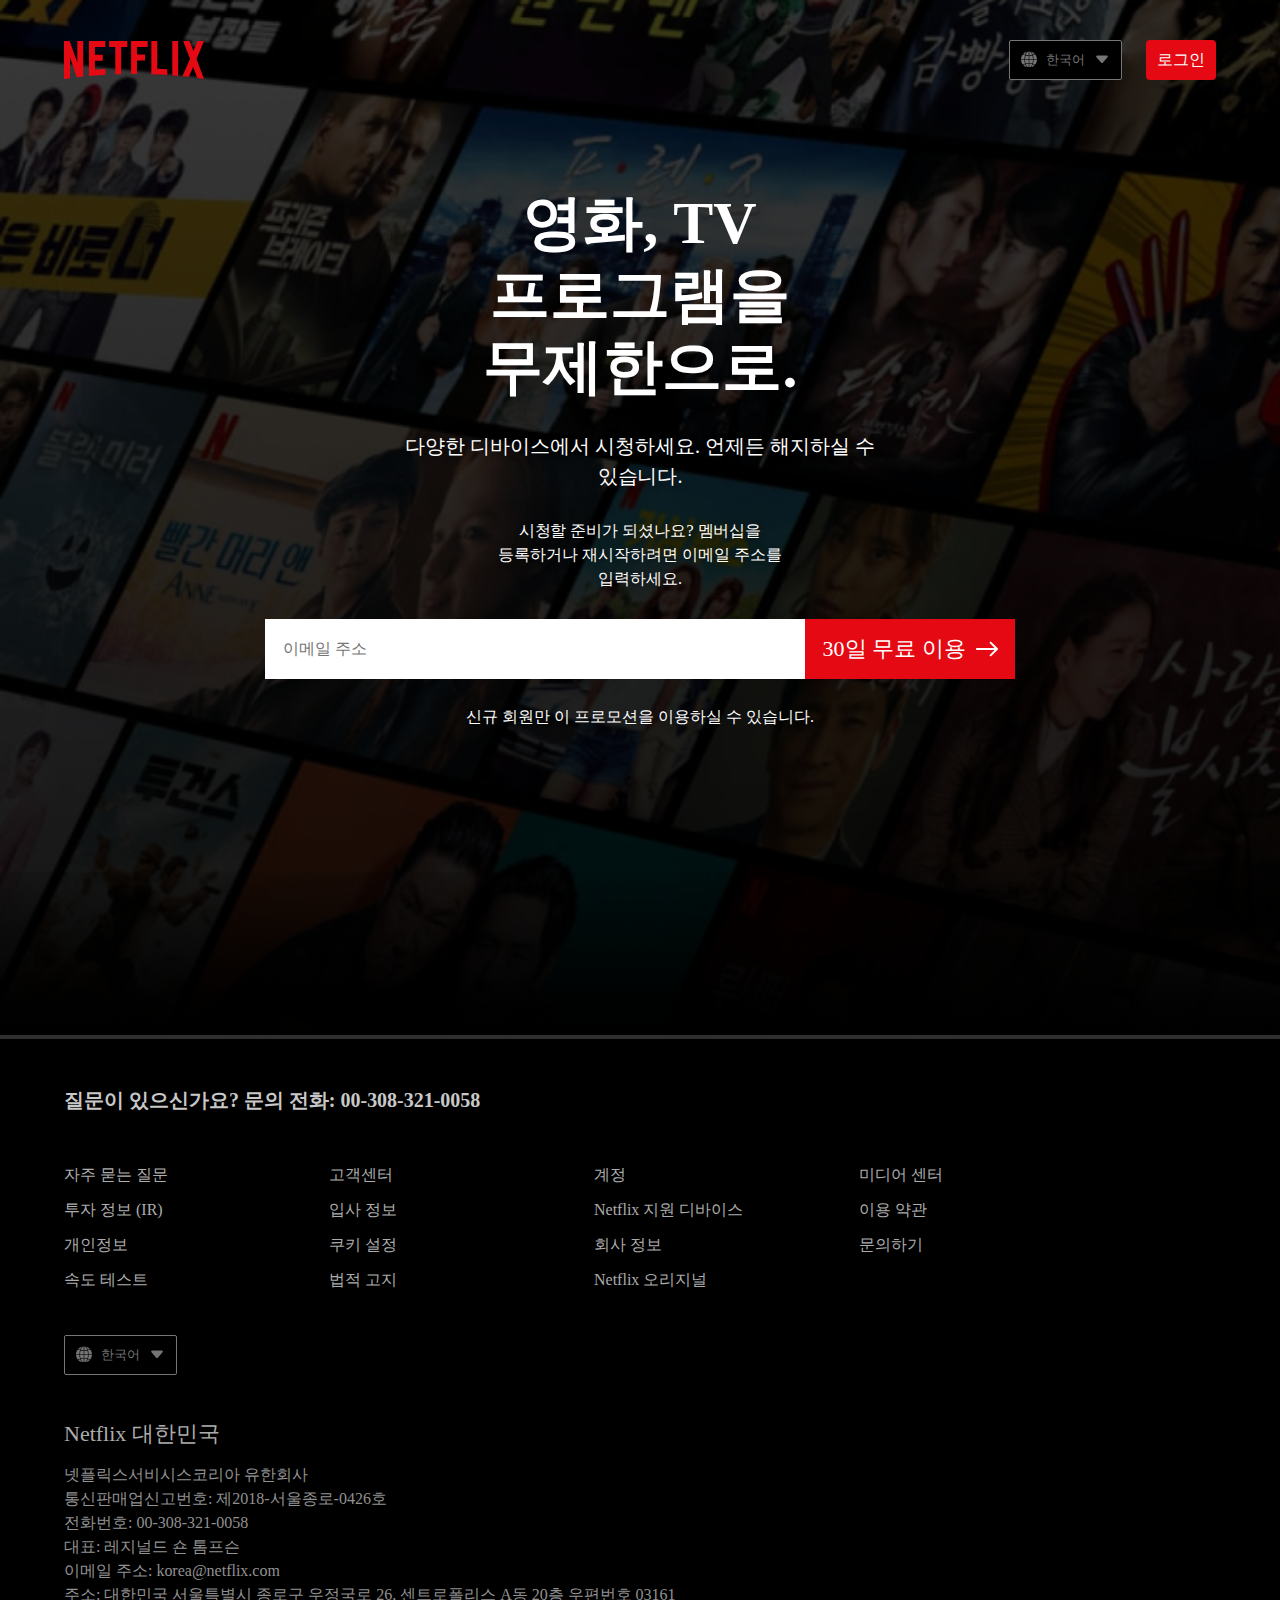
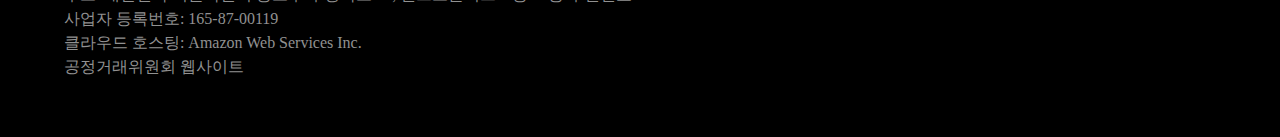
<file: mission3/mission-03.html>
<!DOCTYPE html>
<html lang="ko-KR">

<head>
   <meta charset="UTF-8">
   <meta name="viewport" content="width=device-width, initial-scale=1.0">
   <title>넷플릭스</title>
   <!-- 상대경로로 components.css 연결 -->
   <link rel="icon" href="./images/favicon.ico">
   <link rel="stylesheet" href="./styles/components.css">
   <link rel="stylesheet" href="./styles/home.css">
</head>

<body>
   <div role="none" class="template_container">
      <header class="header">
         <div role="none" class="header_inner">
            <a href="/" class="logo"></a>
            <div role="none" class="header_button_wrapper">
               <button class="select_btn" data-val="onOff">

                  <ul>
                     <li aria-hidden class="global_icon" data-val="onOff"></li>
                     <li class="state_lang" data-val="onOff">한국어</li>
                     <li aria-hidden class="select_down_icon" data-val="onOff"></li>
                  </ul>

                  <div class="select_lang hide_none">
                     <div class="check_icon_wrapper">
                        <!-- span태그로 충분한가? -->
                        <span class="check_icon ko"></span>
                        <span class="check_icon en hide_hidden"></span>
                     </div>

                     <div role="list" class="lang">
                        <span role="listitem" class="lang_ko">한국어</span>
                        <span role="listitem" class="lang_en" lang="en-US">English</span>
                     </div>
                  </div>

               </button>
               <button class="btn" type="button">로그인</button>
            </div>
         </div>
      </header>

      <main class="main">
         <ul class="promotion_container">
            <li>영화, TV 프로그램을 무제한으로.</li>
            <li>다양한 디바이스에서 시청하세요. 언제든 해지하실 수 있습니다.</li>
            <li>시청할 준비가 되셨나요? 멤버십을 등록하거나 재시작하려면 이메일 주소를 입력하세요.</li>
            <div role="none" class="input_email_container">
               <label for="user_email" class="user_email_label">이메일 주소</label>
               <span role="alert" class="user_email_invalid">정확한 이메일 주소를 입력하세요.</span>
               <div role="none" class="input_email_wrapper">
                  <input type="email" class="user_email" id="user_email" data-val="focus">
                  <button class="btn_arrow btn_arrow_normal_right" type="button">30일 무료 이용
                     <svg width="22" height="16" viewBox="0 0 22 16" fill="none" xmlns="http://www.w3.org/2000/svg">
                        <path id="Arrow (Stroke)" fill-rule="evenodd" clip-rule="evenodd"
                           d="M15.3431 0.928941L21.7071 7.2929C22.0976 7.68343 22.0976 8.31659 21.7071 8.70712L15.3431 15.0711C14.9526 15.4616 14.3195 15.4616 13.9289 15.0711C13.5384 14.6806 13.5384 14.0474 13.9289 13.6569L18.5858 9.00001H1C0.447715 9.00001 0 8.55229 0 8.00001C0 7.44772 0.447715 7.00001 1 7.00001H18.5858L13.9289 2.34315C13.5384 1.95263 13.5384 1.31947 13.9289 0.928941C14.3195 0.538416 14.9526 0.538416 15.3431 0.928941Z"
                           fill="white" />
                     </svg>
                  </button>
               </div>
            </div>
            <li>신규 회원만 이 프로모션을 이용하실 수 있습니다.</li>
         </ul>
      </main>

      <div role="none" class="divider"></div>

      <footer class="footer">

         <div role="none" class="footer_ask_wrapper">
            <!-- div가 아닌 다른 태그가 있을까? -->
            <div class="footer_ask">질문이 있으신가요&#63;</div>
            <div class="footer_ask">문의 전화&#58; <a href="tel: +82-0-308-321-0058">00-308-321-0058</a></div>
         </div>

         <div role="link" class="footer_nav">
            <a href="/">자주 묻는 질문</a>
            <a href="/">고객센터</a>
            <a href="/">계정</a>
            <a href="/">미디어 센터</a>
            <a href="/">투자 정보 &#40;<span lang="en-US">IR</span>&#41;</a>
            <a href="/">입사 정보</a>
            <a href="/"><span lang="en-US">Netflix</span> 지원 디바이스</a>
            <a href="/">이용 약관</a>
            <a href="/">개인정보</a>
            <a href="/">쿠키 설정</a>
            <a href="/">회사 정보</a>
            <a href="/">문의하기</a>
            <a href="/">속도 테스트</a>
            <a href="/">법적 고지</a>
            <a href="/"><span lang="en-US">Netflix</span> 오리지널</a>
         </div>

         <!-- js 작동 안함 -->
         <button class="select_btn" data-val="onOff">

            <ul>
               <li aria-hidden class="global_icon" data-val="onOff"></li>
               <li class="state_lang" data-val="onOff">한국어</li>
               <li aria-hidden class="select_down_icon" data-val="onOff"></li>
            </ul>

            <div class="select_lang hide_none">
               <div class="check_icon_wrapper">
                  <!-- span태그로 충분한가? -->
                  <span class="check_icon ko"></span>
                  <span class="check_icon en hide_hidden"></span>
               </div>

               <div role="list" class="lang">
                  <span role="listitem" class="lang_ko">한국어</span>
                  <span role="listitem" class="lang_en" lang="en-US">English</span>
               </div>
            </div>

         </button>

         <address class="footer_address">
            <!-- address 안에 태그들을 div로 작성해도 되는가? -->
            <div>Netflix 대한민국</div>
            <div>넷플릭스서비시스코리아 유한회사</div>
            <div>통신판매업신고번호: 제2018-서울종로-0426호</div>
            <div>전화번호: <a href="tel: +82-0-308-321-0058">00-308-321-0058</a></div>
            <div>대표: 레지널드 숀 톰프슨</div>
            <div>이메일 주소: <a href="mailto:korea@netflix.com">korea@netflix.com</a></div>
            <div>주소: 대한민국 서울특별시 종로구 우정국로 26, 센트로폴리스 A동 20층 우편번호 03161</div>
            <div>사업자 등록번호: 165-87-00119</div>
            <div>클라우드 호스팅: Amazon Web Services Inc.</div>
            <div>공정거래위원회 웹사이트</div>
         </address>

      </footer>
   </div>

   <script src="./components/input_email/index.js"></script>
   <script src="./components/select/index.js"></script>
</body>

</html>
</file>
<file: style/main.css>
body {
  margin: 0;
  padding: 0;
  font-family: "Noto Sans KR", sans-serif;
  background-color: rgba(56, 56, 56, 0.877);
}

h2,
p {
  margin: 0;
}

ul {
  margin: 0;
  padding: 0;
  list-style: none;
}

a {
  text-decoration: none;
  color: black;
}

.header .nav {
  background-color: #303030;
  width: 100%;
  padding-top: 10px;
  padding-bottom: 10px;
  position: fixed;
  top: 0;
  opacity: 0.95;
}
.header ul {
  display: flex;
  flex-flow: row nowrap;
  justify-content: center;
  align-items: center;
}
@media (max-width: 768px) {
  .header ul {
    flex-flow: column;
  }
}
.header ul .nav_list {
  margin-left: 5rem;
  margin-right: 5rem;
  font-weight: bold;
  font-size: 1.4rem;
}
.header ul .nav_list a {
  color: rgba(255, 255, 255, 0.7);
}
.header ul .nav_list:hover a {
  transform: scale(1.15);
  color: #ebb10e;
}

.main {
  margin-top: 60px;
  margin-bottom: 60px;
}
.main h2,
.main figcaption {
  position: absolute;
  overflow: hidden;
  width: 1px;
  height: 1px;
  padding: 0;
  margin: -1px;
  border: 0px;
  clip: rect(0, 0, 0, 0);
  clip-path: polygon(0 0, 0 0, 0 0);
  white-space: nowrap;
}
.main .ment {
  display: flex;
  flex-flow: row nowrap;
  justify-content: center;
  align-items: center;
  padding-top: 30px;
  padding-bottom: 30px;
  gap: 10px;
  font-size: 2rem;
  font-weight: bold;
  text-align: center;
}
@media (max-width: 768px) {
  .main .ment {
    flex-flow: column;
  }
}
.main .contents_container {
  display: flex;
  flex-flow: column nowrap;
  justify-content: center;
  align-items: center;
  width: 50%;
  margin: auto;
  gap: 100px;
}
@media (max-width: 768px) {
  .main .contents_container {
    flex-flow: column;
  }
}
.main .contents_container img {
  width: 100%;
}
.main .contents_container .content_item {
  background-color: #fff;
  text-align: center;
  width: 100%;
  height: auto;
  border-radius: 8px;
  padding: 25px;
  font-size: 1.1rem;
  font-weight: 400;
  color: black;
  box-shadow: 7px 7px 4px 0px rgba(0, 0, 0, 0.75);
}
.main .contents_container .content_item .title {
  font-size: 1.3rem;
  font-weight: 500;
}
.main .contents_container .intro_wrapper {
  display: flex;
  flex-flow: column nowrap;
  justify-content: center;
  align-items: center;
  margin-top: 10px;
  border-top: 1px solid gray;
  padding-top: 10px;
  gap: 10px;
}
@media (max-width: 768px) {
  .main .contents_container .intro_wrapper {
    flex-flow: column;
  }
}
.main .contents_container .intro_wrapper .link_wrapper {
  display: flex;
  flex-flow: row nowrap;
  justify-content: center;
  align-items: center;
  gap: 10px;
}
@media (max-width: 768px) {
  .main .contents_container .intro_wrapper .link_wrapper {
    flex-flow: column;
  }
}
.main .contents_container .intro_wrapper .link_wrapper a:first-child {
  background-color: rgba(50, 143, 83, 0.6784313725);
}
.main .contents_container .intro_wrapper a {
  padding: 8px 15px;
  border-radius: 25px;
  background-color: rgba(82, 142, 215, 0.74);
}
.main .contents_container .intro_wrapper a:first-child:hover {
  background-color: #309b55;
}
.main .contents_container .intro_wrapper a:hover {
  background-color: #498ada;
}
@media (max-width: 768px) {
  .main .contents_container {
    width: 80%;
  }
}

.footer {
  text-align: center;
  padding-top: 20px;
  padding-bottom: 20px;
  font-weight: 500;
  font-size: 1.2rem;
}

/*# sourceMappingURL=main.css.map */
</file>
<file: mission3/styles/components.css>
@import url(//spoqa.github.io/spoqa-han-sans/css/SpoqaHanSansNeo.css);
@import "./../components/button/index.css";
@import "./../components/button_arrow/index.css";
@import "./../components/select/index.css";
@import "./../components/header/index.css";
@import "./../components/input_email/index.css";
@import "./../components/promotion/index.css";
@import "./../components/footer/index.css";
@import "./../components/template/index.css";
</file>
<file: mission1/mission-1.css>
body {
   background-color: #F5F5F5;
}


/* 따뜻한 차 향기 ui_1 */
.ui_1 {
   width: 502px;
   height: 310px;
   background-color: #fff;
   margin: auto;
   display: flex;
   justify-content: space-between;
   gap: 24px;
   position: relative;
   border: 1px solid #ccc;
}

.wrapper {
   display: flex;
   flex-direction: column;
   gap: 13px;
}

.honeyTea_logo {
   width: 112px;
   height: 67px;
   margin-left: 73px;
   margin-top: 75px;
}

.descrpition_honeyTea {
   width: 200px;
   height: 37px;
   font-weight: 700;
   font-size: 24px;
   line-height: 36px;
   text-align: center;
   color: rgba(78, 78, 78, 1);
   margin: 0;
   margin-left: 28px;
}

.honeyTea_img {
   width: 222px;
   height: 270px;
   margin-top: 20px;
   margin-right: 28px;
}




.ui_wrapper {
   display: flex;
   justify-content: center;
   margin-top: 14px;
   gap: 14px;
}


/* 핸드크림 모음 */
.ui_2,
.ui_3 {
   width: 243px;
   height: 310px;
   border: 1px solid #ccc;
   background-color: #fff;
   position: relative;
}

.ui_2 {
   text-align: center;
}

.handcream_logo {
   width: 114px;
   height: 42px;
   margin-top: 14px;
}

.descrpition_handcream {
   width: 200px;
   height: 27px;
   margin: auto;
   margin-top: 10px;
   color: rgba(85, 85, 85, 1);
   text-align: center;
   font-size: 18px;
   font-style: normal;
   font-weight: 700;
   line-height: 27px;
}

.handcream_img {
   width: 195px;
   height: 196px;
   margin-top: 7px;
}



/* 고소한 보리차 */
.tea_logo {
   width: 114px;
   height: 42px;
   position: absolute;
   top: 14px;
   left: 64px;
}

.descrpition_tea {
   width: 200px;
   height: 27px;
   color: rgba(85, 85, 85, 1);
   text-align: center;
   font-size: 18px;
   font-style: normal;
   font-weight: 700;
   line-height: 27px;
   margin: 0;
   position: absolute;
   top: 66px;
   left: 21px;
}

.tea_img {
   width: 195px;
   height: 196px;
   position: absolute;
   top: 100px;
   left: 23px;
}



/* 구매 버튼 */
.btn,
.btn_buy {
   cursor: pointer;
   position: absolute;
   bottom: 20px;
   left: 20px;
   background-color: #cccccc;
   color: #F3F3F3;
   border: none;
   width: 42px;
   height: 42px;
}

.btn_buy {
   display: none;
   width: 112px;
   height: 42px;
   background-color: #0074e9;
}

.btn_icon {
   width: 6px;
   height: 10px;
}

.descrpition_buy {
   width: 52px;
   height: 17px;
   font-size: 14px;
   line-height: 120%;
   text-align: left;
   margin-right: 16px;
}

.btn:active~.btn_buy {
   cursor: pointer;
   display: block;
}
</file>
<file: mission2/mission-02.css>
.signIn_container {
   width: 1440px;
   height: 850px;
   margin: auto;
   background-image: url(./images/커피\ 이미지.png);
}

.signIn_title {
   width: 98px;
   height: 36px;
   color: #FEFEFE;
   text-align: center;
   font-family: 'Spoqa Han Sans Neo', 'sans-serif';
   font-size: 36px;
   font-style: normal;
   font-weight: 100;
   line-height: normal;
   letter-spacing: -0.72px;
   text-transform: uppercase;
   margin: 0;
   margin-left: auto;
   margin-right: auto;
   padding-top: 100px;
}

/* 영어 멘트 첫 단어만 대문자 */
[lang="en"] {
   text-transform: capitalize;
}

/* 영어 멘트 */
.sub_ment_en {
   width: 187px;
   height: 18px;
   color: #FEFEFE;
   text-align: center;
   font-family: 'Spoqa Han Sans Neo', 'sans-serif';
   font-size: 18px;
   font-weight: 300;
   font-style: normal;
   line-height: normal;
   letter-spacing: -0.36px;
   margin: 0;
   margin-top: 24px;
   margin-left: auto;
   margin-right: auto;
}

/* 한글 멘트 */
.sub_ment_ko {
   width: 175px;
   height: 12px;
   color: #FEFEFE;
   text-align: center;
   font-family: 'Spoqa Han Sans Neo', 'sans-serif';
   font-size: 12px;
   font-weight: 100;
   font-style: normal;
   line-height: normal;
   letter-spacing: -0.24px;
   margin: 0;
   margin-left: auto;
   margin-right: auto;
   padding-top: 9px;
}

/* 폼에 테두리 제거 */
fieldset {
   border: none;
}

/* 숨김 콘텐츠 */
legend {
   position: absolute;
   width: 1px;
   height: 1px;
   padding: 0;
   margin: -1px;
   overflow: hidden;
   clip: rect(0, 0, 0, 0);
   clip-path: polygon(0 0, 0 0, 0 0);
   white-space: nowrap;
   border-width: 0;
}

form {
   position: relative;
}

.input_container {
   margin-top: 100px;
}

.user_email,
.user_pw {
   position: absolute;
   width: 540px;
   height: 40px;
   top: 100px;
   left: 0;
   right: 0;
   margin: auto;
}

.user_email input,
.user_pw input {
   width: 100%;
   background-color: initial;
   color: #FEFEFE;
   border: none;
   border-bottom: 1px solid #fefefe80;
   padding-bottom: 8px;
   font-family: 'Spoqa Han Sans Neo', 'sans-serif';
   font-size: 18px;
   font-style: normal;
   font-weight: 400;
   letter-spacing: -0.36px;
}

.email_invalid_ment,
.pw_invalid_ment {
   display: none;
   color: #fefefe80;
   font-family: 'Spoqa Han Sans Neo', 'sans-serif';
   font-size: 12px;
   font-style: normal;
   font-weight: 400;
   line-height: normal;
   letter-spacing: -0.24px;
   margin-top: 5px;
}

.email_valid,
.pw_valid,
.email_invalid,
.pw_invalid {
   display: none;
   position: absolute;
   top: 50%;
   right: 0;
   transform: translateY(-50%);
}

.user_pw {
   top: 193px;
}

.pw_invalid_ment {
   margin-top: 3px;
}

.pw_valid,
.pw_invalid {
   right: 30px;
}

.pw_hidden {
   cursor: pointer;
   display: none;
   position: absolute;
   top: 50%;
   right: 0;
   transform: translateY(-50%);
   background-color: initial;
   border: none;
}

.pw_visible {
   cursor: pointer;
   display: none;
   position: absolute;
   top: 50%;
   right: 0;
   transform: translateY(-50%);
   background-color: initial;
   border: none;
}

.show {
   display: block;
}

.email_save input,
.email_save label {
   cursor: pointer;
   user-select: none;
}

.email_save {
   position: absolute;
   width: 540px;
   height: 12px;
   font-size: 12px;
   top: 247px;
   left: 0;
   right: 0;
   margin: auto;
   color: #fefefe80;
}

.btn_container {
   position: absolute;
   top: 319px;
   left: 0;
   right: 0;
   display: flex;
   gap: 20px;
   width: 540px;
   height: 48px;
   margin: auto;
}

.signIn_btn {
   background-color: #FEFEFE;
   color: #24388D;
   border: none;
}

.signUp_btn {
   /* text-align: center; */
   background-color: initial;
   border: 1px solid #FEFEFE;
   /* color: #FEFEFE; */
}

.signIn_btn,
.signUp_btn {
   cursor: pointer;
   position: relative;
   width: 260px;
   height: 48px;
   border-radius: 8px;
   font-family: 'Spoqa Han Sans Neo', 'sans-serif';
   font-style: normal;
   font-size: 20px;
   font-weight: 500;
   line-height: 28px;
   letter-spacing: -0.4px;
}

.signUp_btn a {
   display: block;
   text-decoration: none;
   color: #FEFEFE;
   text-align: center;
   line-height: 48px;
   /* margin: 40px; */
}

.signIn_btn svg,
.signUp_btn svg {
   position: absolute;
   top: 50%;
   right: 14px;
   transform: translateY(-50%);
}



/* 모바일 화면 */
@media (max-width : 600px) {
   .signIn_container {
      width: 375px;
      height: 812px;
      background-size: cover;
      background-position: 50% 50%;
      background-repeat: no-repeat;
   }

   .signIn_title {
      padding-top: 70px;
   }

   .input_container {
      margin-top: 114px;
   }

   .user_email,
   .user_pw {
      width: 311px;
      height: 40px;
      top: 100px;
      left: 0;
      right: 0;
      margin: auto;
   }

   .email_invalid_ment,
   .pw_invalid_ment {
      display: none;
      color: #fefefe80;
      font-size: 12px;
      font-style: normal;
      font-weight: 400;
      line-height: normal;
      letter-spacing: -0.24px;
      margin-top: 5px;
   }

   .email_valid,
   .pw_valid,
   .email_invalid,
   .pw_invalid {
      display: none;
      position: absolute;
      top: 50%;
      right: 0;
      transform: translateY(-50%);
   }

   .user_pw {
      top: 193px;
   }

   .pw_invalid_ment {
      margin-top: 3px;
   }

   .pw_valid,
   .pw_invalid {
      right: 30px;
   }

   .pw_hidden {
      cursor: pointer;
      display: none;
      position: absolute;
      top: 50%;
      right: 0;
      transform: translateY(-50%);
      background-color: initial;
      border: none;
   }

   .pw_visible {
      cursor: pointer;
      display: none;
      position: absolute;
      top: 50%;
      right: 0;
      transform: translateY(-50%);
      background-color: initial;
      border: none;
   }

   .show {
      display: block;
   }

   .email_save {
      width: 311px;
   }

   .btn_container {
      flex-flow: column nowrap;
      gap: 15px;
      width: 311px;
      height: auto;
      margin: auto;
   }

   .signIn_btn,
   .signUp_btn {
      width: 100%;
   }
}
</file>
<file: mission3/styles/home.css>
.main .promotion_container {
   margin-top: 57px;
}
</file>
